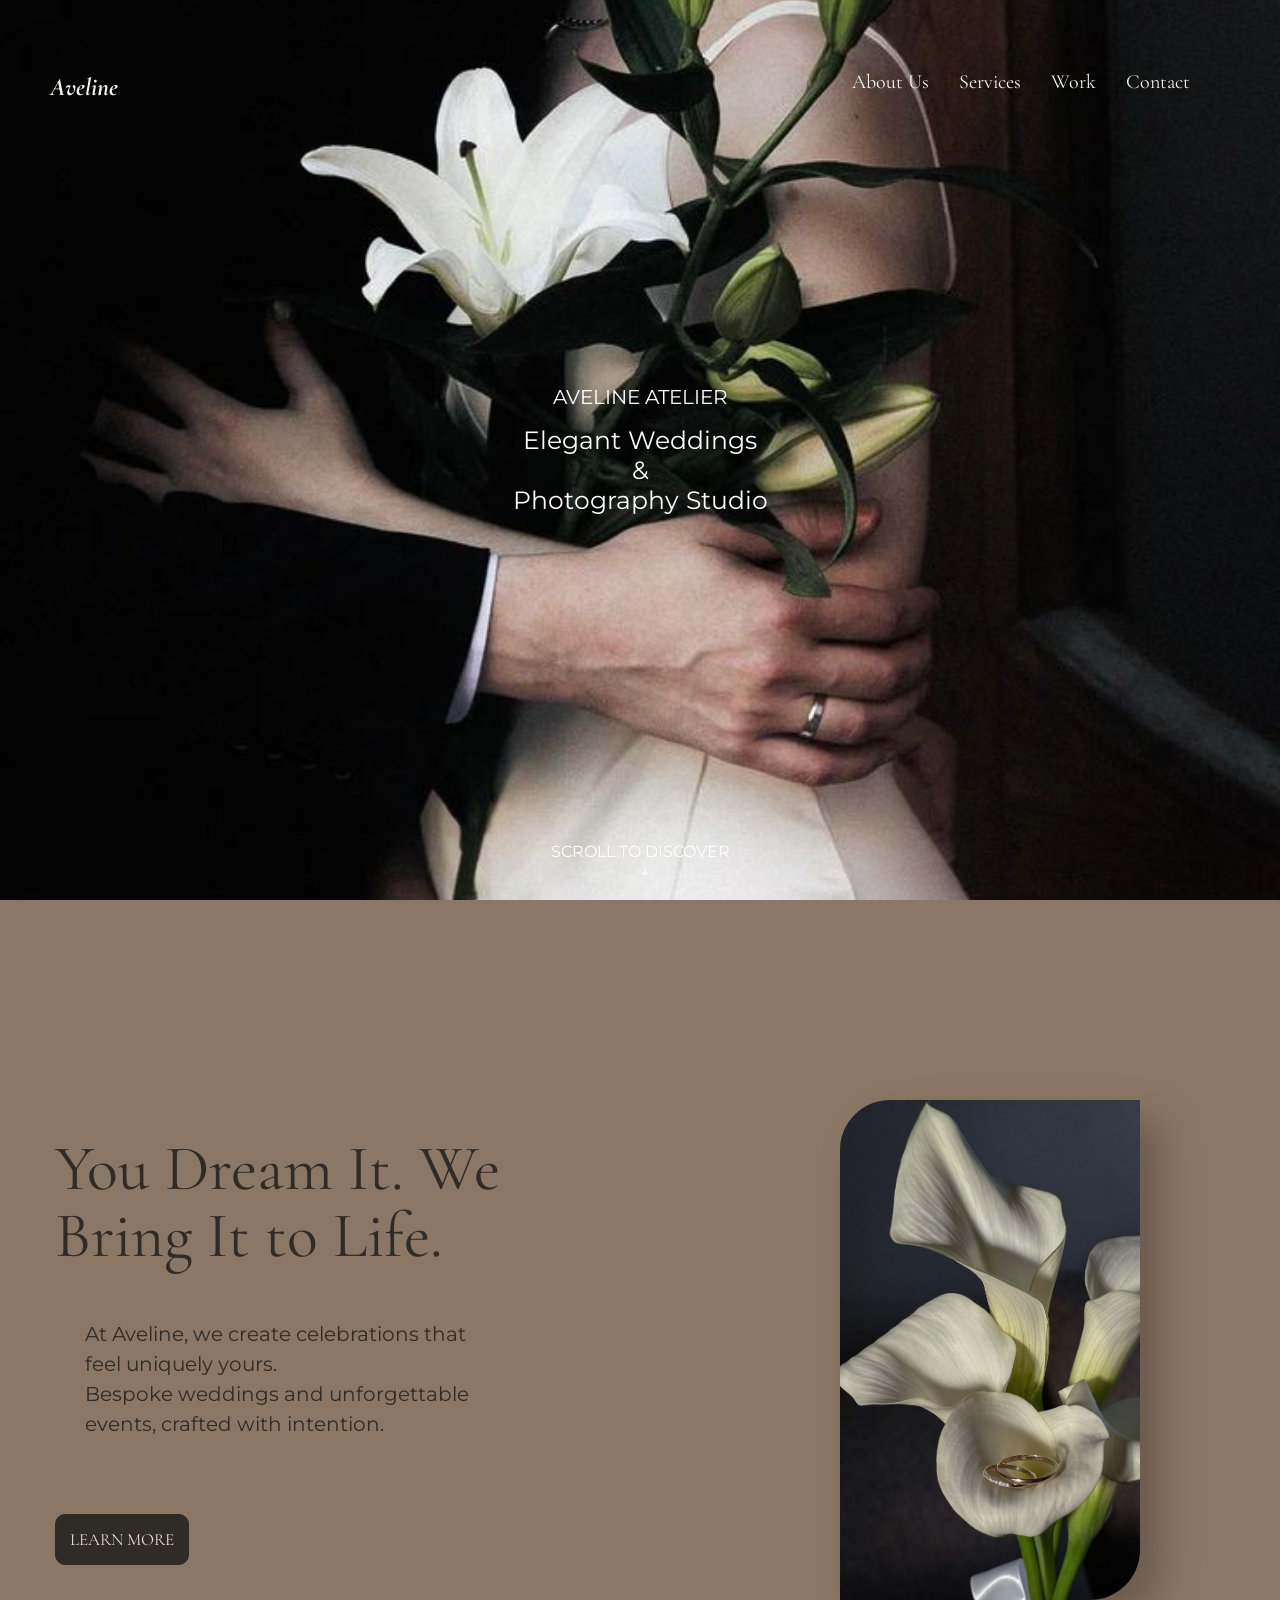
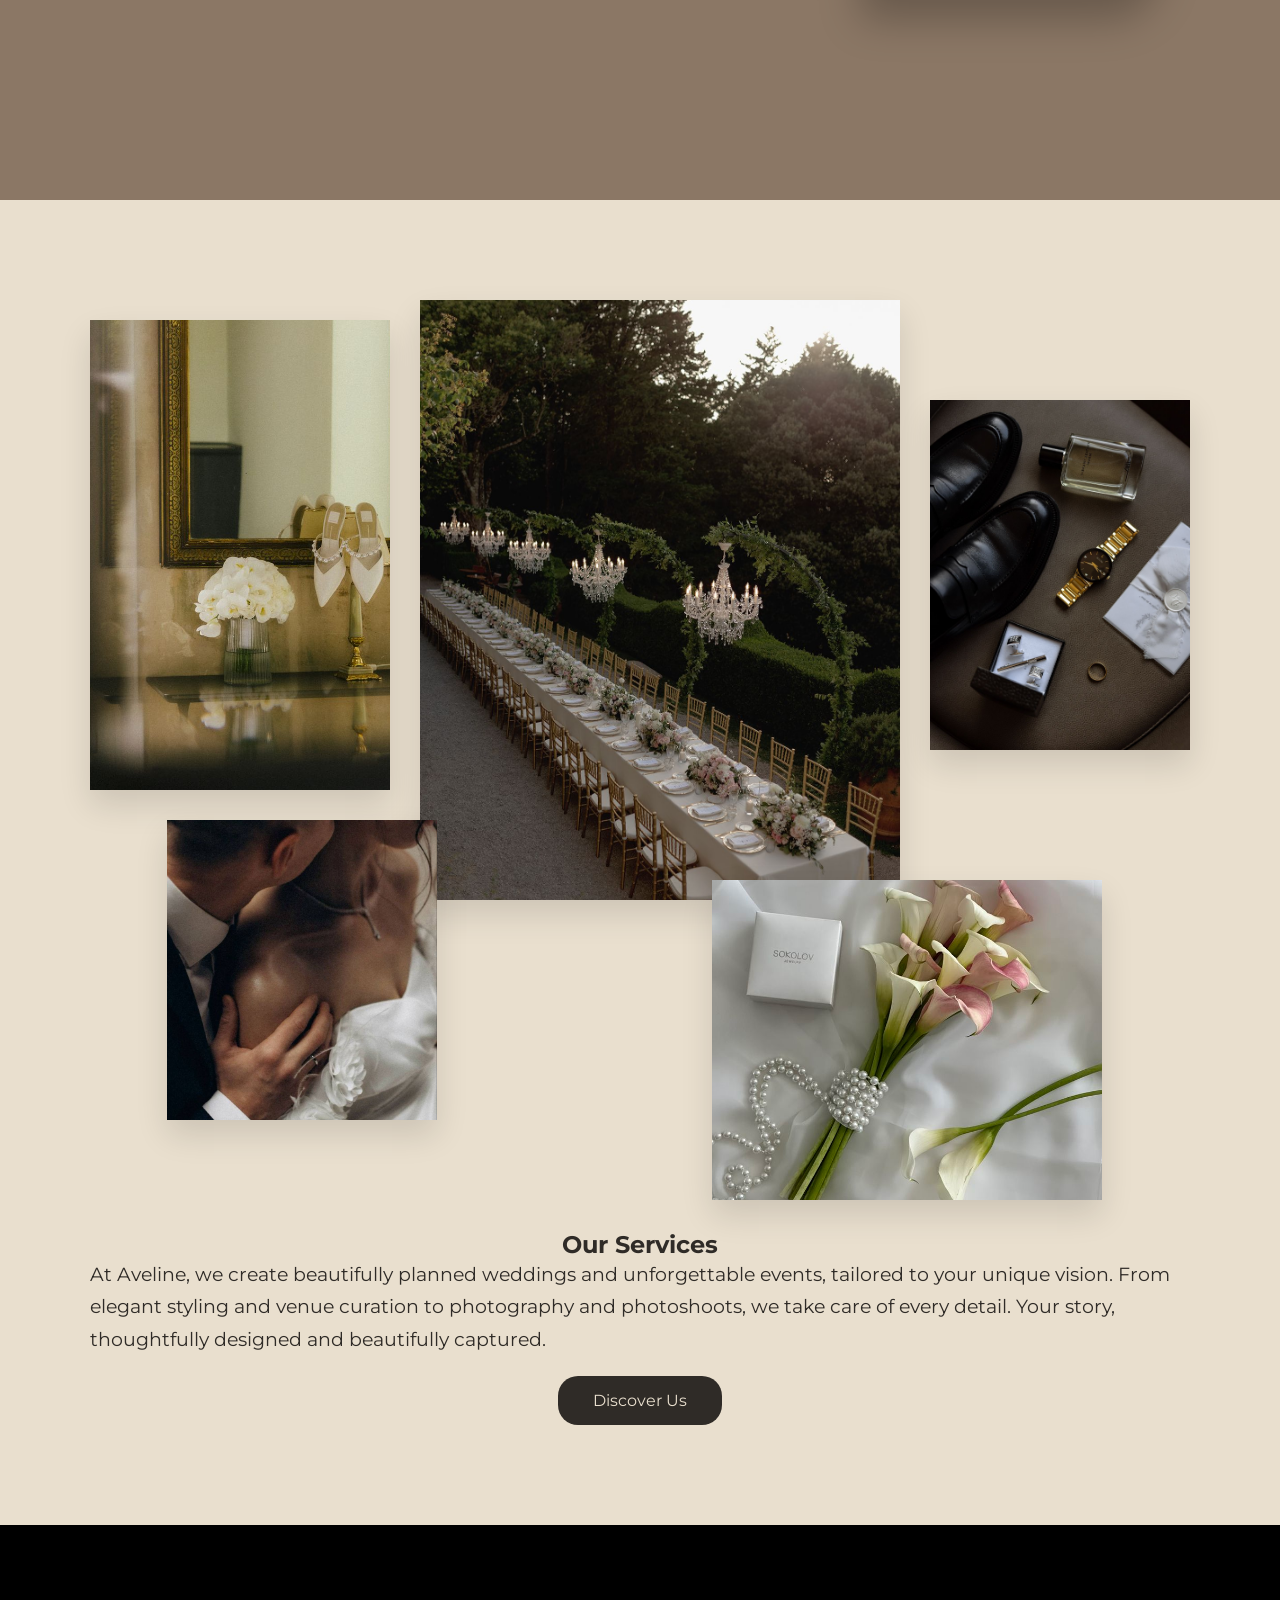
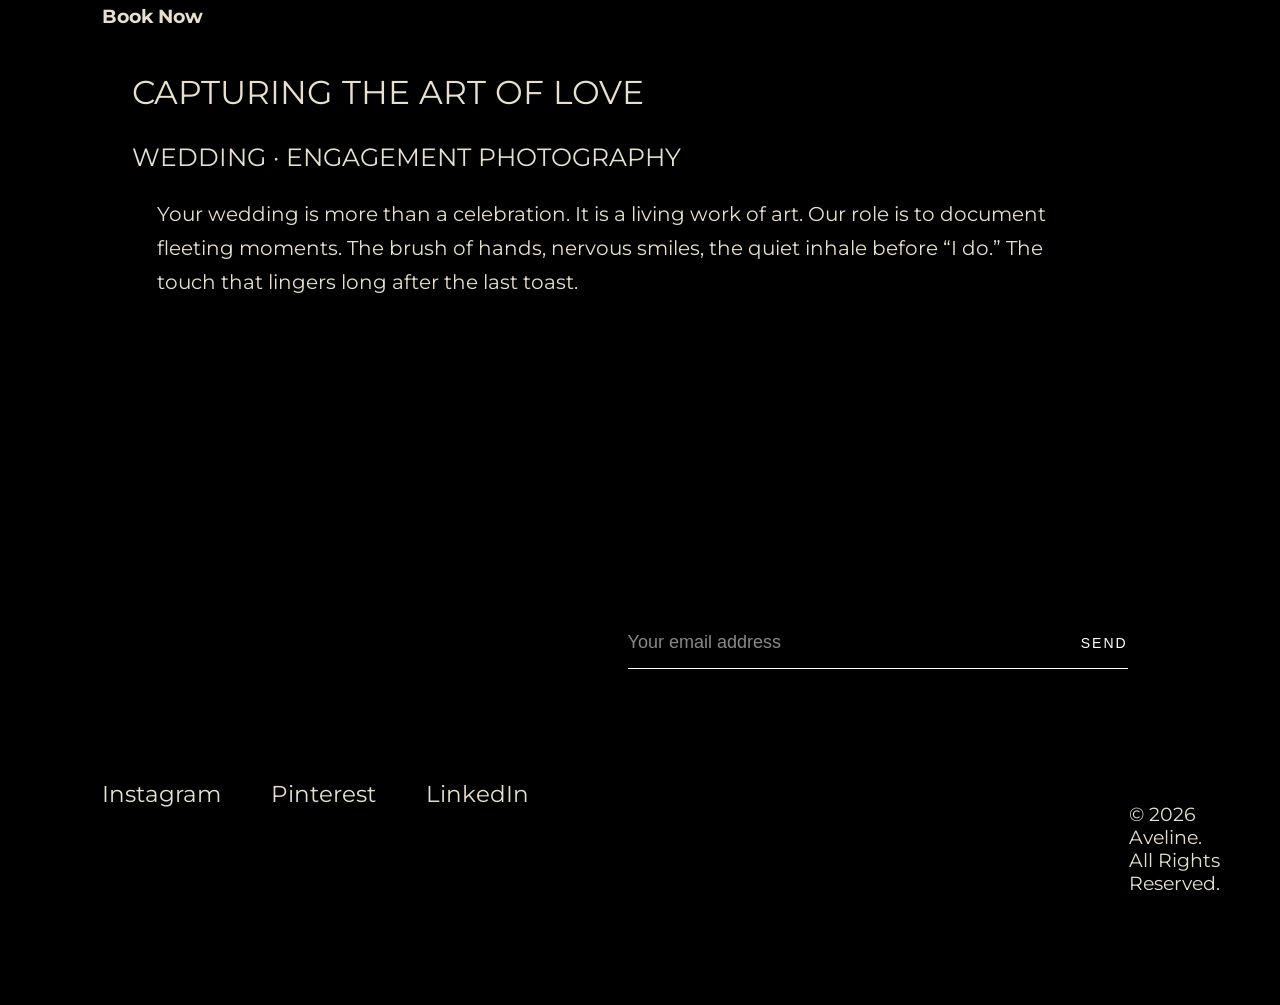
<file: Aveline/Aveline/index.html>
<!DOCTYPE html>
<html lang="en">
<head>
    <meta charset="UTF-8">
    <meta name="viewport" content="width=device-width, initial-scale=1.0">
    <meta name="description" content="Aveline Atelier — Elegant weddings and photography studio. Bespoke celebrations crafted with intention.">
    <meta name="keywords" content="wedding planner, wedding photography, event design, Aveline">
    <meta name="author" content="Aveline Atelier">

    <title>Aveline Atelier | Elegant Weddings & Photography</title>

    <!-- Google Fonts -->
    <link rel="preconnect" href="https://fonts.googleapis.com">
    <link rel="preconnect" href="https://fonts.gstatic.com" crossorigin>
    <link href="https://fonts.googleapis.com/css2?family=Allura&family=Cormorant+Garamond:ital,wght@0,400;0,500;0,600;1,400&family=Montserrat:wght@300;400;500;600&display=swap" rel="stylesheet">

    <link rel="stylesheet" href="css/style.css">
</head>
<body>

    <!-- HERO -->
    <section class="hero" aria-label="Hero">
        <header class="aveline">
            <a href="index.html" class="logo-link">Aveline</a>

            <nav aria-label="Main navigation">
                <div class="nav-bar">
                    <a href="about.html">About Us</a>
                    <a href="services.html">Services</a>
                    <a href="ourwork.html">Work</a>
                    <a href="contact.html">Contact</a>
                </div>
            </nav>

            <div class="logo">
                <div class="brand">AVELINE ATELIER</div>
                <p>
                    Elegant Weddings <br>
                    &amp; <br>
                    Photography Studio
                </p>
            </div>

            <div class="discover">
                <span>SCROLL TO DISCOVER</span>
                <span class="arrow" aria-hidden="true">↓</span>
            </div>
        </header>
    </section>

    <!-- INTRO / SERVICES TEASER -->
    <section class="services" aria-labelledby="intro-heading">
        <div class="contents">
            <h1 id="intro-heading" class="memo">
                You Dream It. We Bring It to Life.
            </h1>

            <div class="about-brand">
                <p>
                    At Aveline, we create celebrations that feel
                    uniquely yours.<br>
                    Bespoke weddings and unforgettable events,
                    crafted with intention.
                </p>
            </div>

            <a href="ourwork.html" class="services-btn">LEARN MORE</a>
        </div>

        <div class="service-image">
            <img src="images/pic2.jpg" alt="Elegant wedding floral arrangement">
        </div>
    </section>

    <!-- OUR WORK PREVIEW -->
    <section class="our-work" aria-labelledby="work-heading">
        <div class="services-gallery">
            <div class="gallery-item item-one">
                <img src="images/wedding-1.jpg" alt="Wedding floral details">
            </div>
            <div class="gallery-item item-two">
                <img src="images/wedding-2.jpg" alt="Wedding table design">
            </div>
            <div class="gallery-item item-three">
                <img src="images/wedding-3.jpg" alt="Wedding ceremony flowers">
            </div>
            <div class="gallery-item item-four">
                <img src="images/wedding-4.jpg" alt="Wedding detail shot">
            </div>
            <div class="gallery-item item-five">
                <img src="images/wedding-5.jpg" alt="Wedding reception detail">
            </div>
        </div>

        <div class="work">
            <h2 id="work-heading">Our Services</h2>
        </div>

        <div class="works-details">
            <p>
                At Aveline, we create beautifully planned weddings
                and unforgettable events, tailored to your unique
                vision. From elegant styling and venue curation to
                photography and photoshoots, we take care of every
                detail. Your story, thoughtfully designed and
                beautifully captured.
            </p>
        </div>

        <div class="service-btn">
            <a href="services.html" class="discover-btn">Discover Us</a>
        </div>
    </section>

    <!-- CONTACT / BOOK NOW -->
    <section class="contact-us" aria-labelledby="book-heading">
        <div class="book-now">
            <h3 id="book-heading">Book Now</h3>
        </div>

        <div class="contact-top">
            <span>CAPTURING THE ART OF LOVE</span>

            <div class="contacttop-p">
                <p>WEDDING · ENGAGEMENT PHOTOGRAPHY</p>
            </div>

            <div class="contact-paragraph">
                <p>
                    Your wedding is more than a celebration.
                    It is a living work of art. Our role is to
                    document fleeting moments. The brush of hands,
                    nervous smiles, the quiet inhale before
                    “I do.” The touch that lingers long after
                    the last toast.
                </p>
            </div>
        </div>

        <div class="contact-bottom">
            <form class="email-box" action="#" method="post">
                <label for="email-home" class="visually-hidden">Your email address</label>
                <input
                    type="email"
                    id="email-home"
                    name="email"
                    placeholder="Your email address"
                    required
                    autocomplete="email"
                >
                <button type="submit">SEND</button>
            </form>
        </div>

        <div class="social-links">
            <a href="#" target="_blank" rel="noopener noreferrer">Instagram</a>
            <a href="#" target="_blank" rel="noopener noreferrer">Pinterest</a>
            <a href="#" target="_blank" rel="noopener noreferrer">LinkedIn</a>

            <p class="copyright">
                © 2026 Aveline.<br>
                All Rights Reserved.
            </p>
        </div>
    </section>

</body>
</html>
</file>
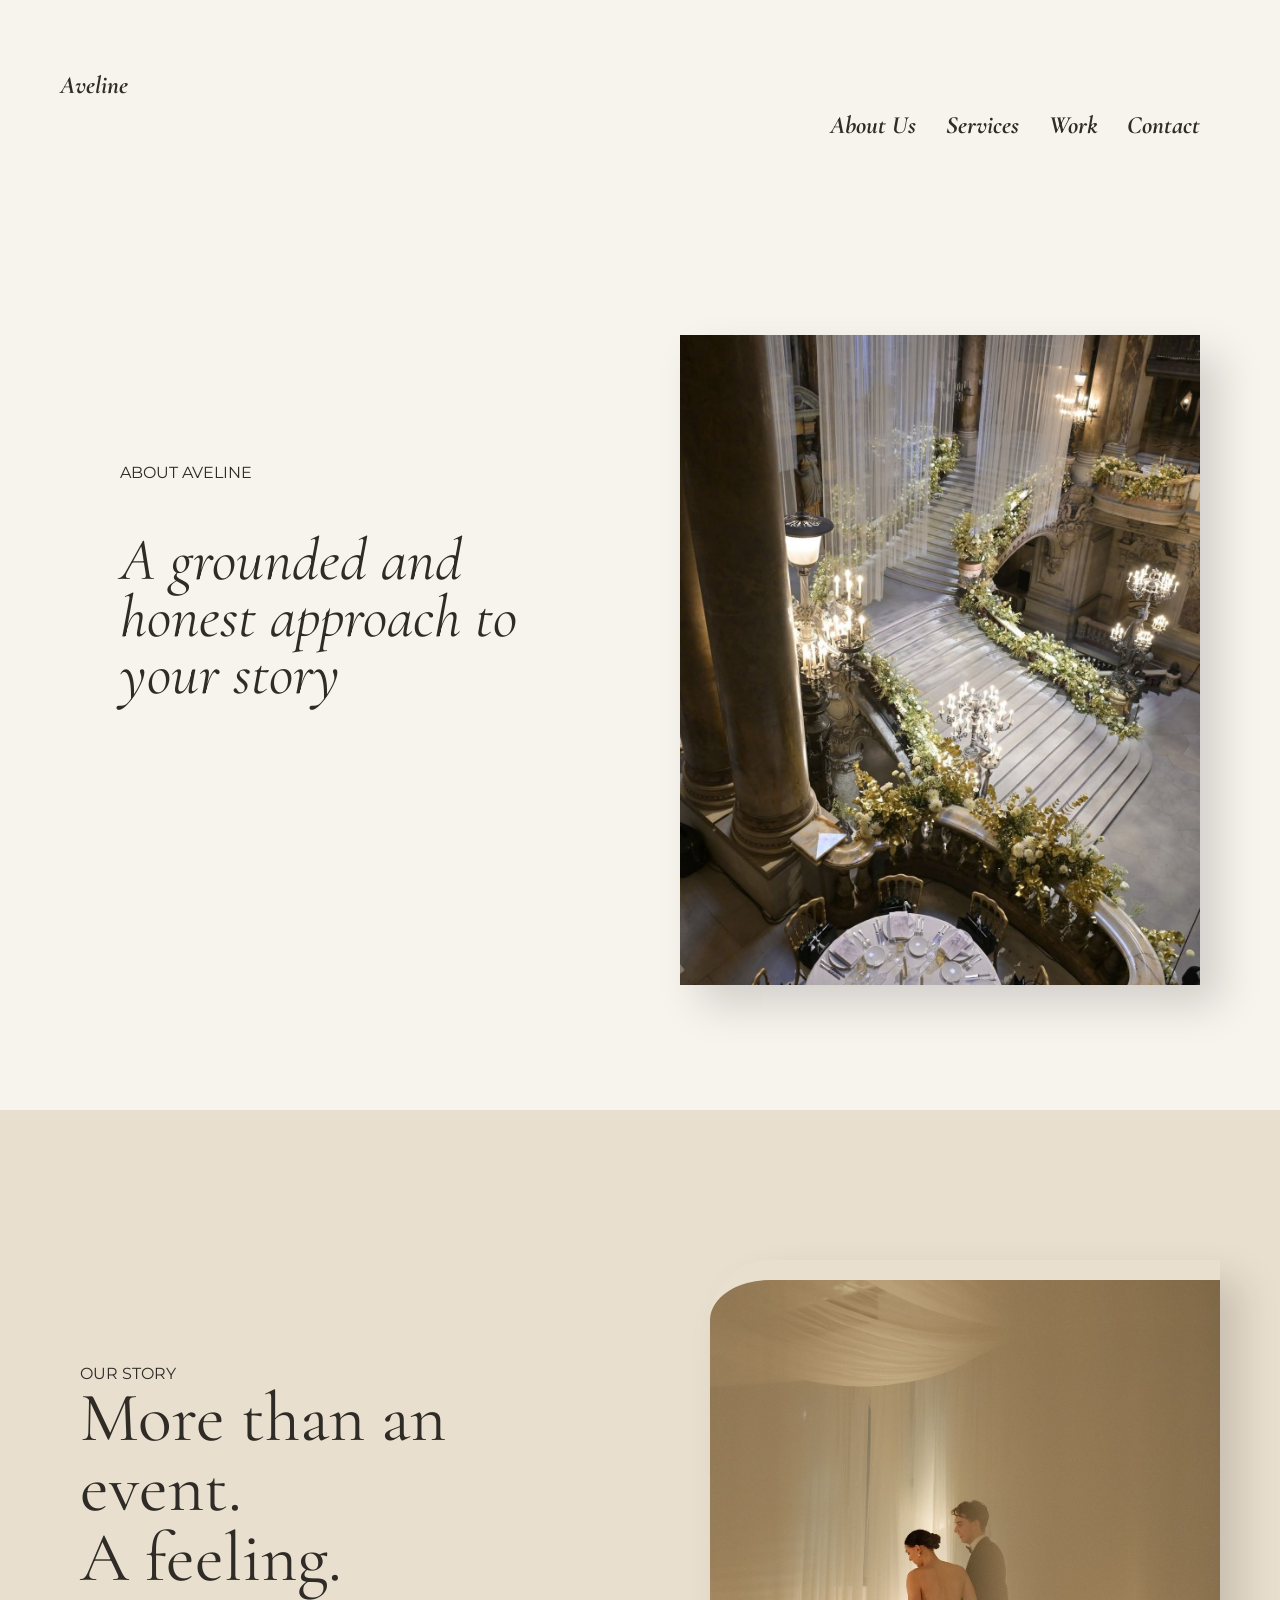
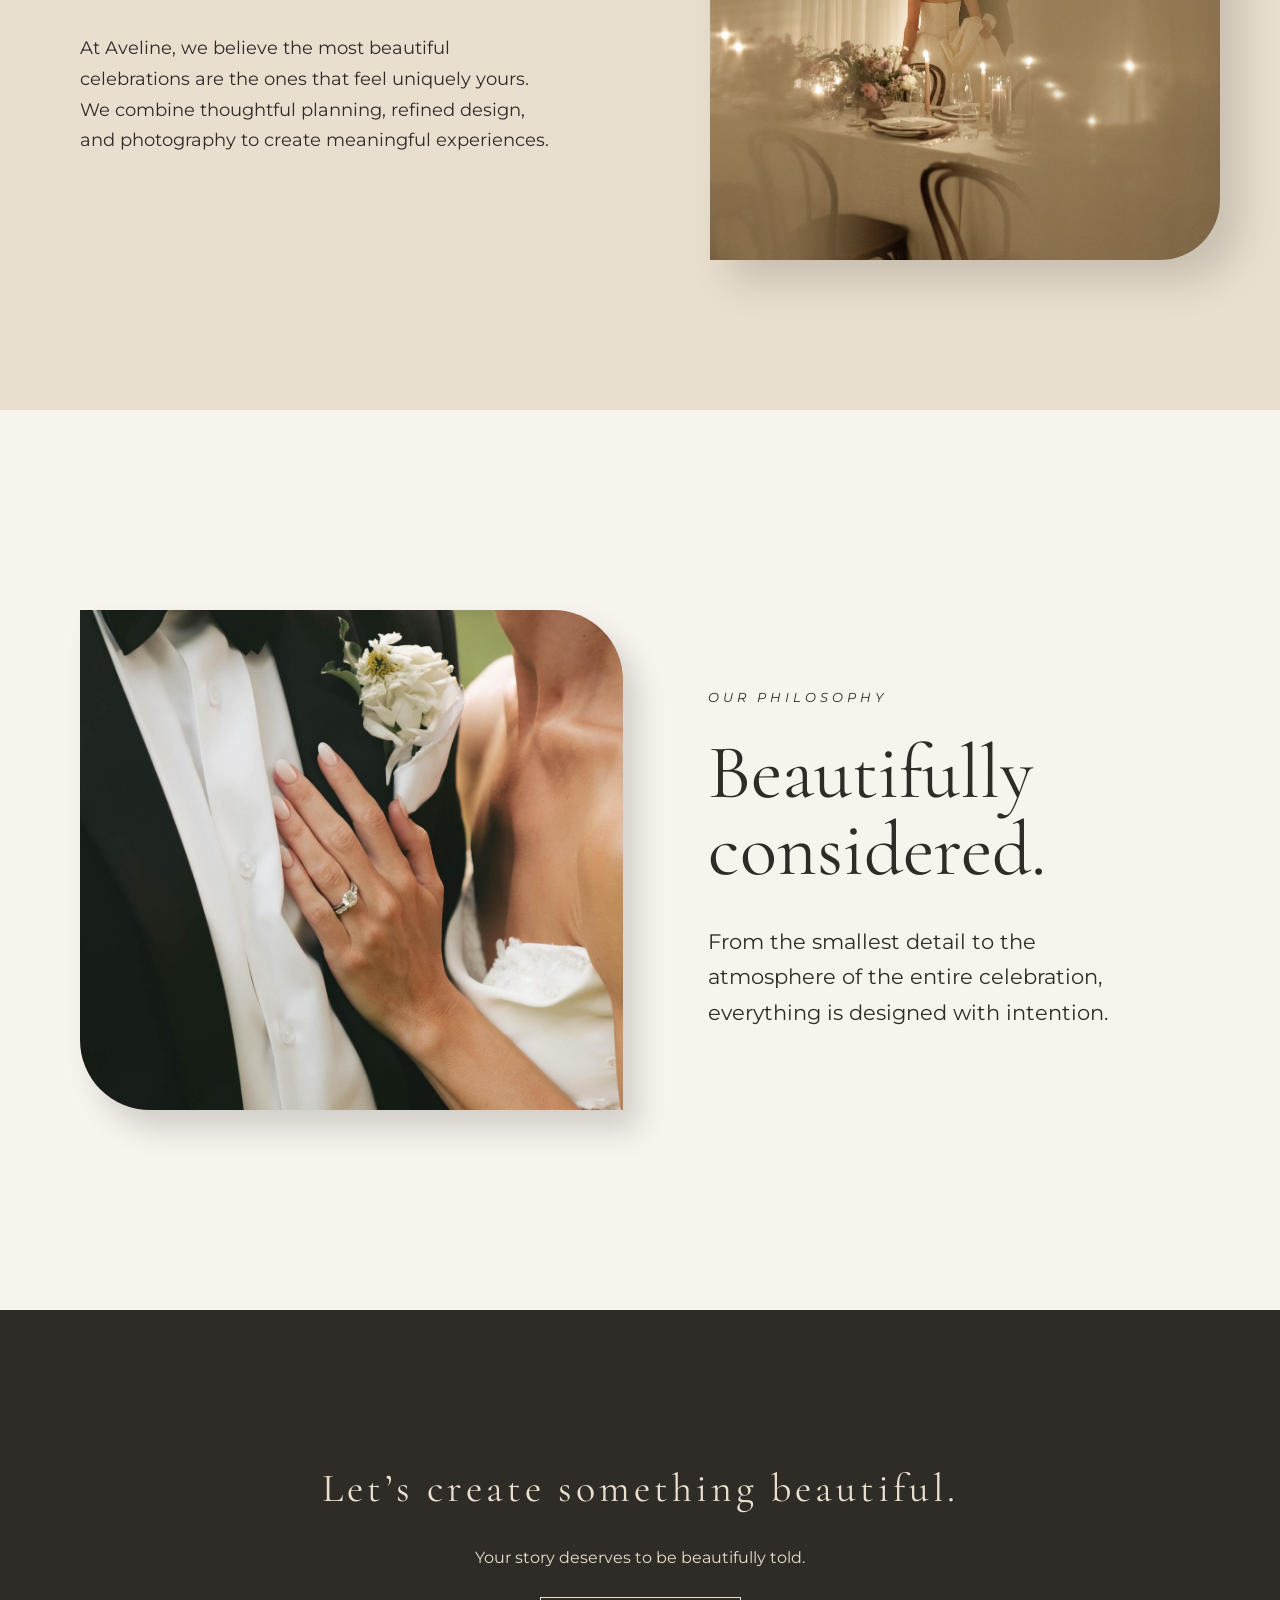
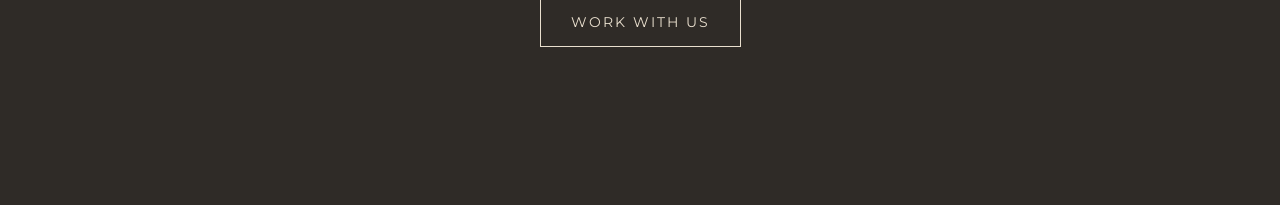
<file: Aveline/Aveline/about.html>
<!DOCTYPE html>
<html lang="en">
<head>
    <meta charset="UTF-8">
    <meta name="viewport" content="width=device-width, initial-scale=1.0">
    <meta name="description" content="About Aveline Atelier — Our story, philosophy, and approach to creating meaningful weddings and celebrations.">
    <meta name="author" content="Aveline Atelier">

    <title>About Us | Aveline Atelier</title>

    <link rel="preconnect" href="https://fonts.googleapis.com">
    <link rel="preconnect" href="https://fonts.gstatic.com" crossorigin>
    <link href="https://fonts.googleapis.com/css2?family=Allura&family=Cormorant+Garamond:ital,wght@0,400;0,500;0,600;1,400&family=Montserrat:wght@300;400;500;600&display=swap" rel="stylesheet">

    <link rel="stylesheet" href="css/style.css">
</head>
<body>

    <header class="aveline-about">
        <a href="index.html">Aveline</a>

        <nav aria-label="Main navigation">
            <div class="nav-bar">
                <a href="about.html" aria-current="page">About Us</a>
                <a href="services.html">Services</a>
                <a href="ourwork.html">Work</a>
                <a href="contact.html">Contact</a>
            </div>
        </nav>
    </header>

    <main>
        <!-- HERO -->
        <section class="about-hero" aria-labelledby="about-hero-heading">
            <div class="about-hero-text">
                <p>ABOUT AVELINE</p>
                <h1 id="about-hero-heading">
                    A grounded and honest approach to your story
                </h1>
            </div>

            <div class="about-hero-image">
                <img
                    src="images/about-hero.jpg"
                    alt="Elegant wedding celebration"
                >
            </div>
        </section>

        <!-- OUR STORY -->
        <section class="our-story" aria-labelledby="story-heading">
            <div class="story-text">
                <p>OUR STORY</p>

                <h2 id="story-heading">
                    More than an event.<br>
                    A feeling.
                </h2>

                <p class="story-description">
                    At Aveline, we believe the most beautiful
                    celebrations are the ones that feel uniquely yours.
                    We combine thoughtful planning, refined design,
                    and photography to create meaningful experiences.
                </p>
            </div>

            <div class="story-image">
                <img
                    src="images/about-story2.jpg"
                    alt="Intimate wedding moment"
                >
            </div>
        </section>

        <!-- PHILOSOPHY -->
        <section class="philosophy-images" aria-labelledby="philosophy-heading">
            <div class="philosophy-image">
                <img
                    src="images/bg-4.jpg"
                    alt="Wedding table details"
                >
            </div>

            <div class="philosophy-text">
                <p>OUR PHILOSOPHY</p>

                <h2 id="philosophy-heading">
                    Beautifully considered.
                </h2>

                <p class="philosophy-description">
                    From the smallest detail to the atmosphere of the
                    entire celebration, everything is designed with
                    intention.
                </p>
            </div>
        </section>

        <!-- CTA -->
        <section class="about-cta" aria-labelledby="cta-heading">
            <p class="cta-label">
                Let’s create something beautiful.
            </p>

            <p class="cta-p" id="cta-heading">
                Your story deserves
                to be beautifully told.
            </p>

            <a href="contact.html" class="cta-btn">WORK WITH US</a>
        </section>
    </main>

</body>
</html>
</file>
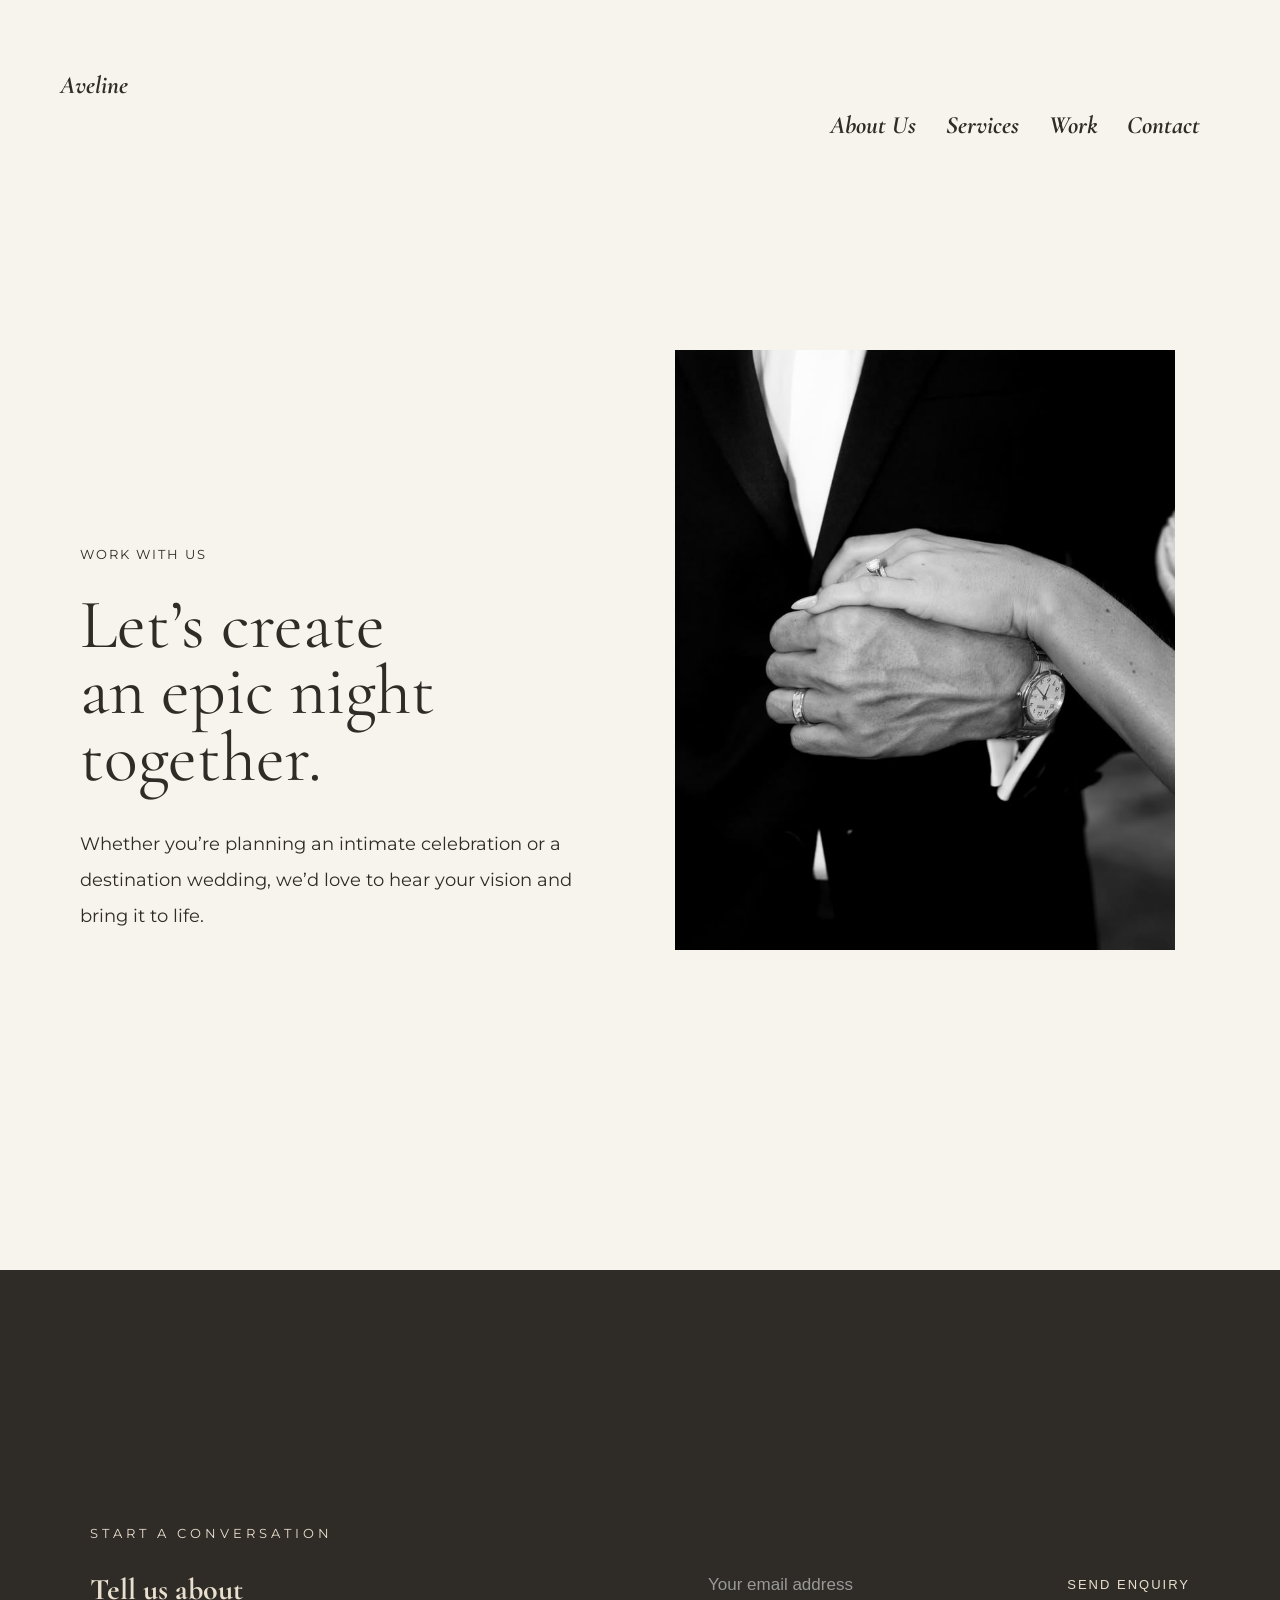
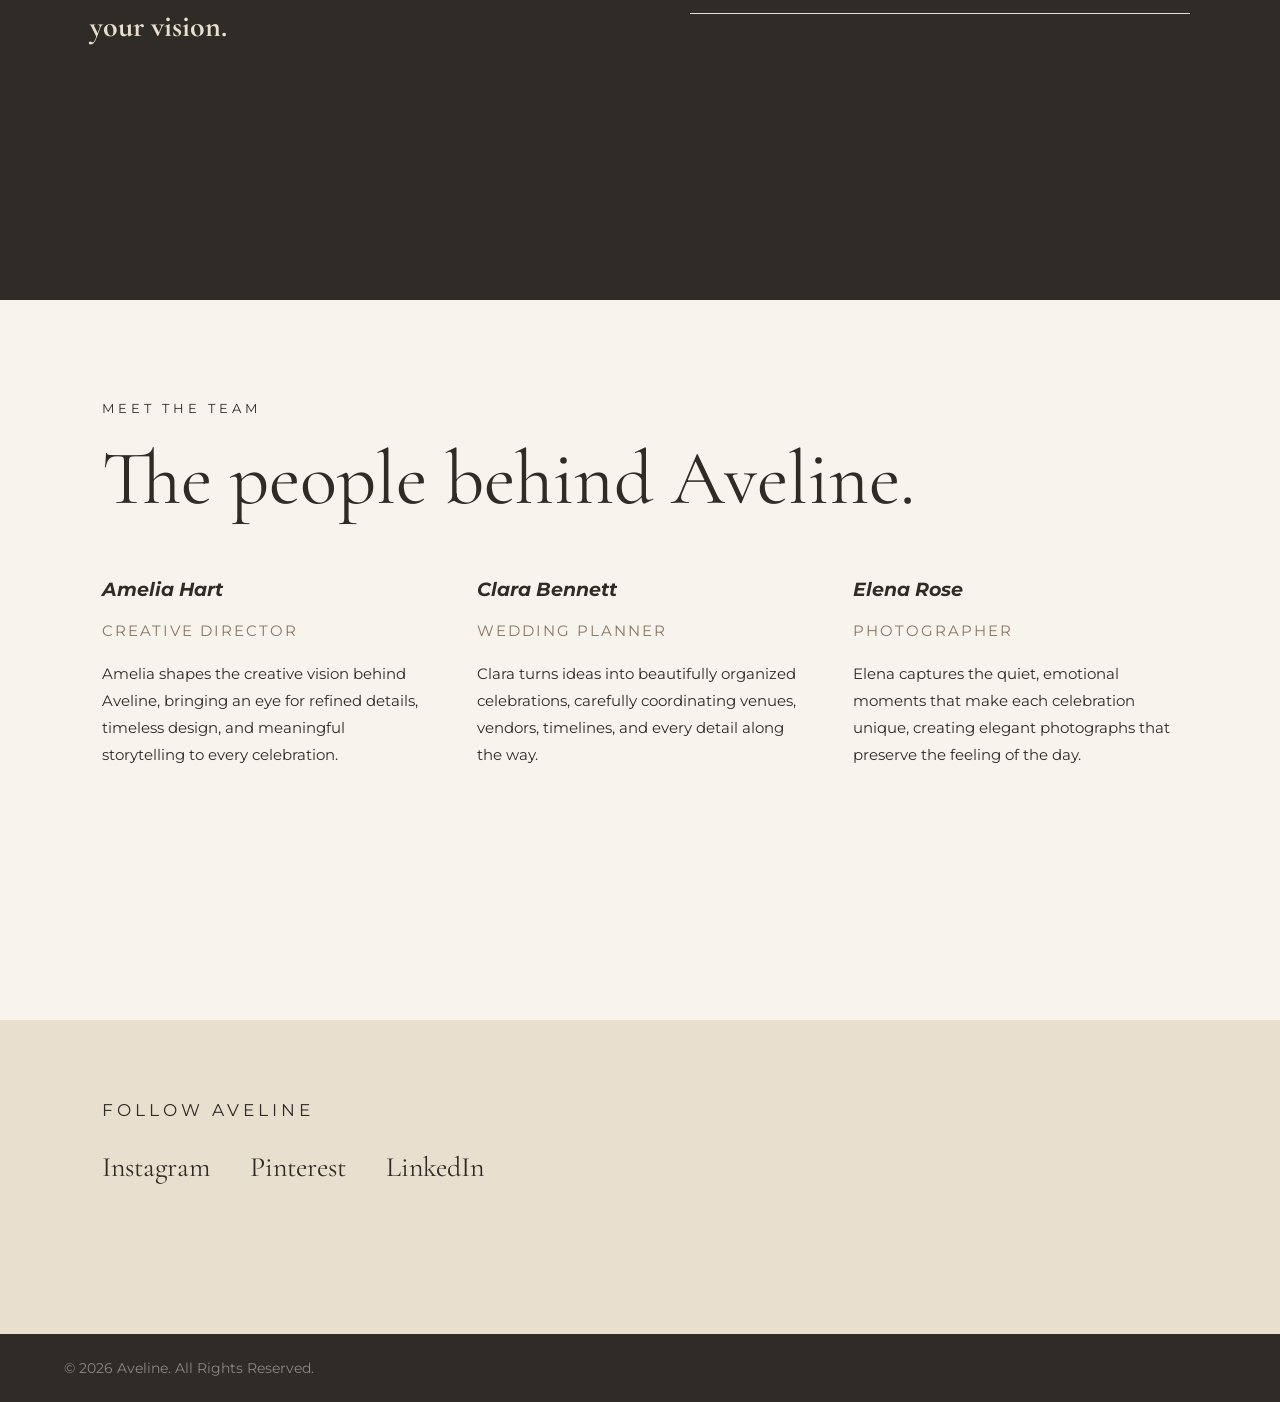
<file: Aveline/Aveline/contact.html>
<!DOCTYPE html>
<html lang="en">
<head>
    <meta charset="UTF-8">
    <meta name="viewport" content="width=device-width, initial-scale=1.0">
    <meta name="description" content="Contact Aveline Atelier — Start a conversation about your wedding or celebration. Meet the team behind the studio.">
    <meta name="author" content="Aveline Atelier">

    <title>Contact | Aveline Atelier</title>

    <link rel="preconnect" href="https://fonts.googleapis.com">
    <link rel="preconnect" href="https://fonts.gstatic.com" crossorigin>
    <link href="https://fonts.googleapis.com/css2?family=Allura&family=Cormorant+Garamond:ital,wght@0,400;0,500;0,600;1,400&family=Montserrat:wght@300;400;500;600&display=swap" rel="stylesheet">

    <link rel="stylesheet" href="css/style.css">
</head>
<body>

    <header class="aveline-contact">
        <a href="index.html">Aveline</a>

        <nav aria-label="Main navigation">
            <div class="nav-bar">
                <a href="about.html">About Us</a>
                <a href="services.html">Services</a>
                <a href="ourwork.html">Work</a>
                <a href="contact.html" aria-current="page">Contact</a>
            </div>
        </nav>
    </header>

    <main class="contact-page">
        <!-- HERO -->
        <section class="contact-hero" aria-labelledby="contact-heading">
            <div class="contact-hero-text">
                <p class="contact-label">WORK WITH US</p>

                <h1 id="contact-heading">
                    Let’s create<br>
                    an epic night together.
                </h1>

                <p class="contact-intro">
                    Whether you’re planning an intimate celebration
                    or a destination wedding, we’d love to hear your
                    vision and bring it to life.
                </p>
            </div>

            <div class="contact-img">
                <div class="contact-image1">
                    <img
                        src="images/contact-image1.jpg"
                        alt="Elegant wedding celebration"
                    >
                </div>
            </div>
        </section>

        <!-- ENQUIRY -->
        <section class="contact-enquiry" aria-labelledby="enquiry-heading">
            <div class="enquiry-text">
                <p>START A CONVERSATION</p>
                <h2 id="enquiry-heading">
                    Tell us about<br>
                    your vision.
                </h2>
            </div>

            <form class="enquiry-form" action="#" method="post">
                <label for="email-contact" class="visually-hidden">Your email address</label>
                <input
                    type="email"
                    id="email-contact"
                    name="email"
                    placeholder="Your email address"
                    required
                    autocomplete="email"
                >
                <button type="submit">SEND ENQUIRY</button>
            </form>
        </section>

        <!-- TEAM -->
        <section class="team-section" aria-labelledby="team-heading">
            <div class="team-heading">
                <p>MEET THE TEAM</p>
                <h2 id="team-heading">The people behind Aveline.</h2>
            </div>

            <div class="team-grid">
                <article class="team-member">
                    <div class="team-info">
                        <h3>Amelia Hart</h3>
                        <p class="team-role">Creative Director</p>
                        <p class="team-bio">
                            Amelia shapes the creative vision behind Aveline,
                            bringing an eye for refined details, timeless design,
                            and meaningful storytelling to every celebration.
                        </p>
                    </div>
                </article>

                <article class="team-member">
                    <div class="team-info">
                        <h3>Clara Bennett</h3>
                        <p class="team-role">Wedding Planner</p>
                        <p class="team-bio">
                            Clara turns ideas into beautifully organized
                            celebrations, carefully coordinating venues,
                            vendors, timelines, and every detail along the way.
                        </p>
                    </div>
                </article>

                <article class="team-member">
                    <div class="team-info">
                        <h3>Elena Rose</h3>
                        <p class="team-role">Photographer</p>
                        <p class="team-bio">
                            Elena captures the quiet, emotional moments that
                            make each celebration unique, creating elegant
                            photographs that preserve the feeling of the day.
                        </p>
                    </div>
                </article>
            </div>
        </section>

        <!-- SOCIAL -->
        <section class="contact-social" aria-label="Social media">
            <p>FOLLOW AVELINE</p>

            <div class="social-links">
                <a href="#" target="_blank" rel="noopener noreferrer">Instagram</a>
                <a href="#" target="_blank" rel="noopener noreferrer">Pinterest</a>
                <a href="#" target="_blank" rel="noopener noreferrer">LinkedIn</a>
            </div>
        </section>

        <!-- FOOTER -->
        <footer class="contact-footer">
            <p>© 2026 Aveline. All Rights Reserved.</p>
        </footer>
    </main>

</body>
</html>
</file>
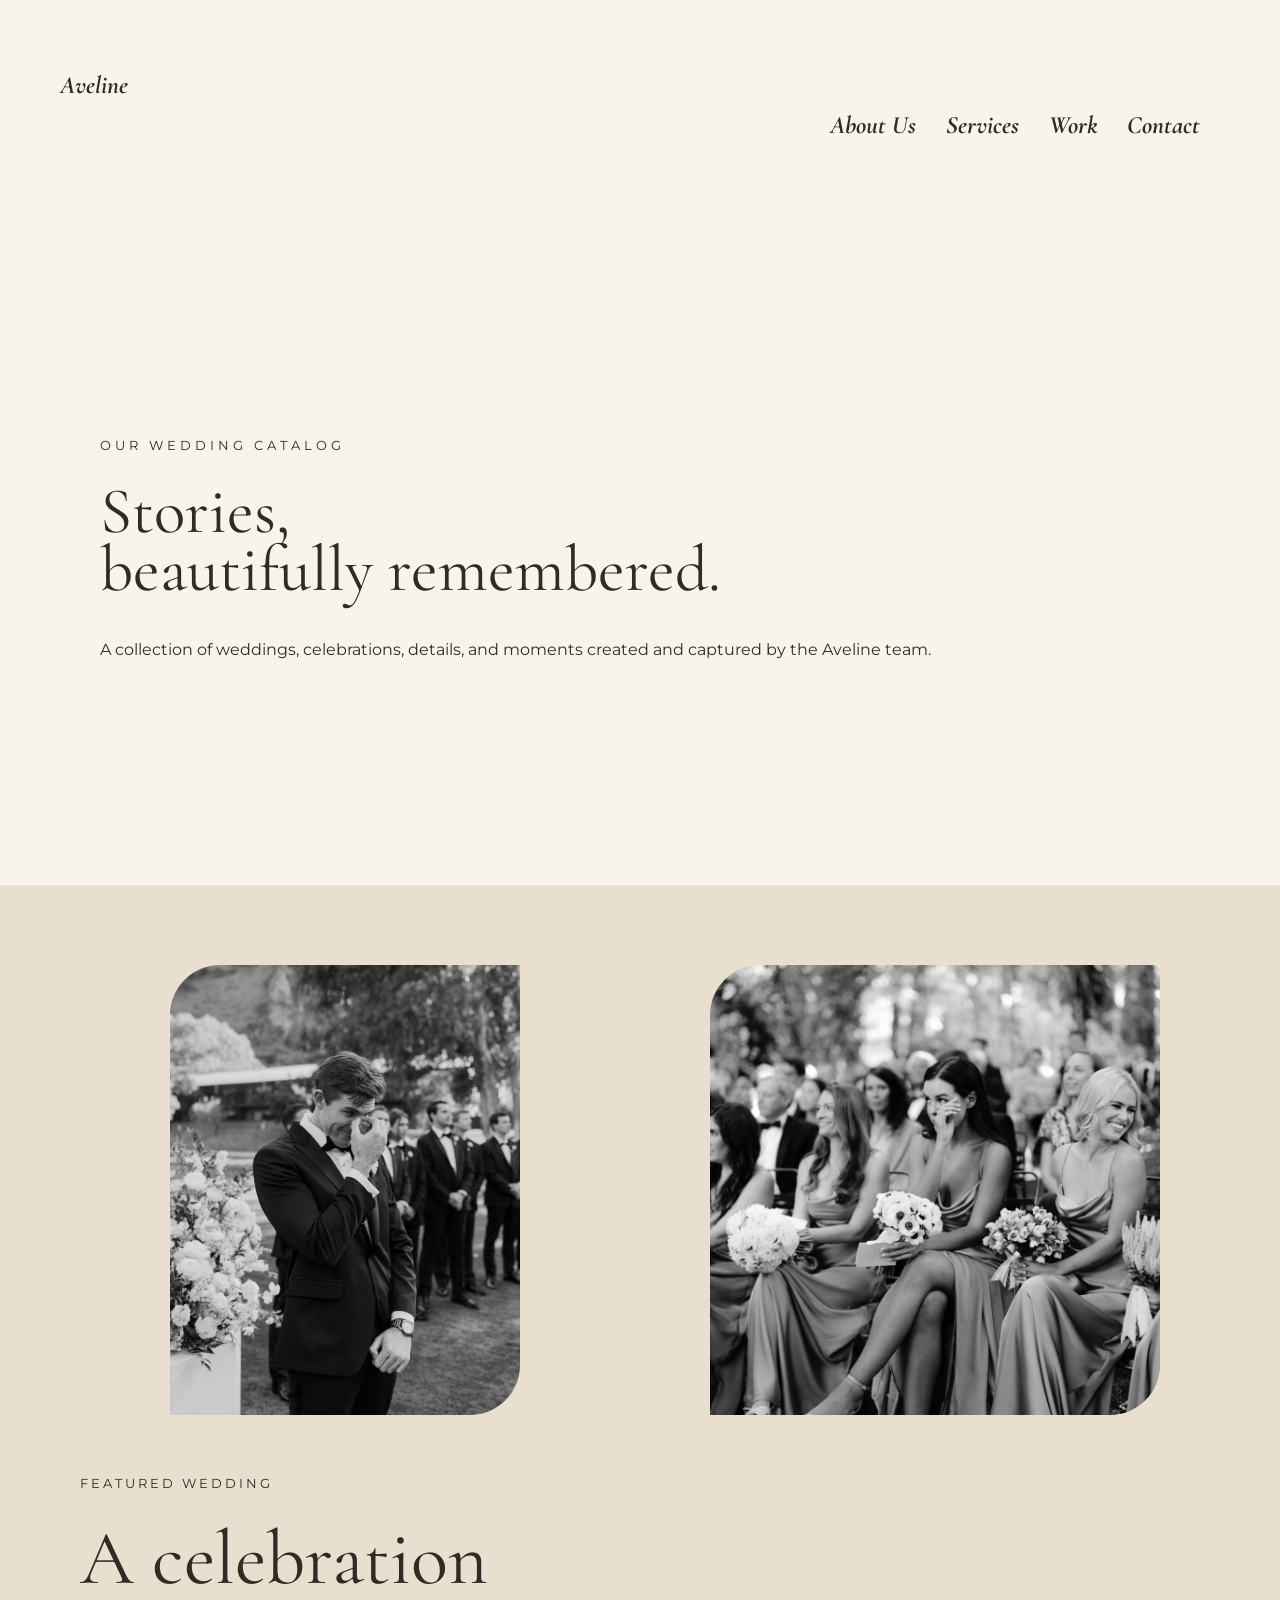
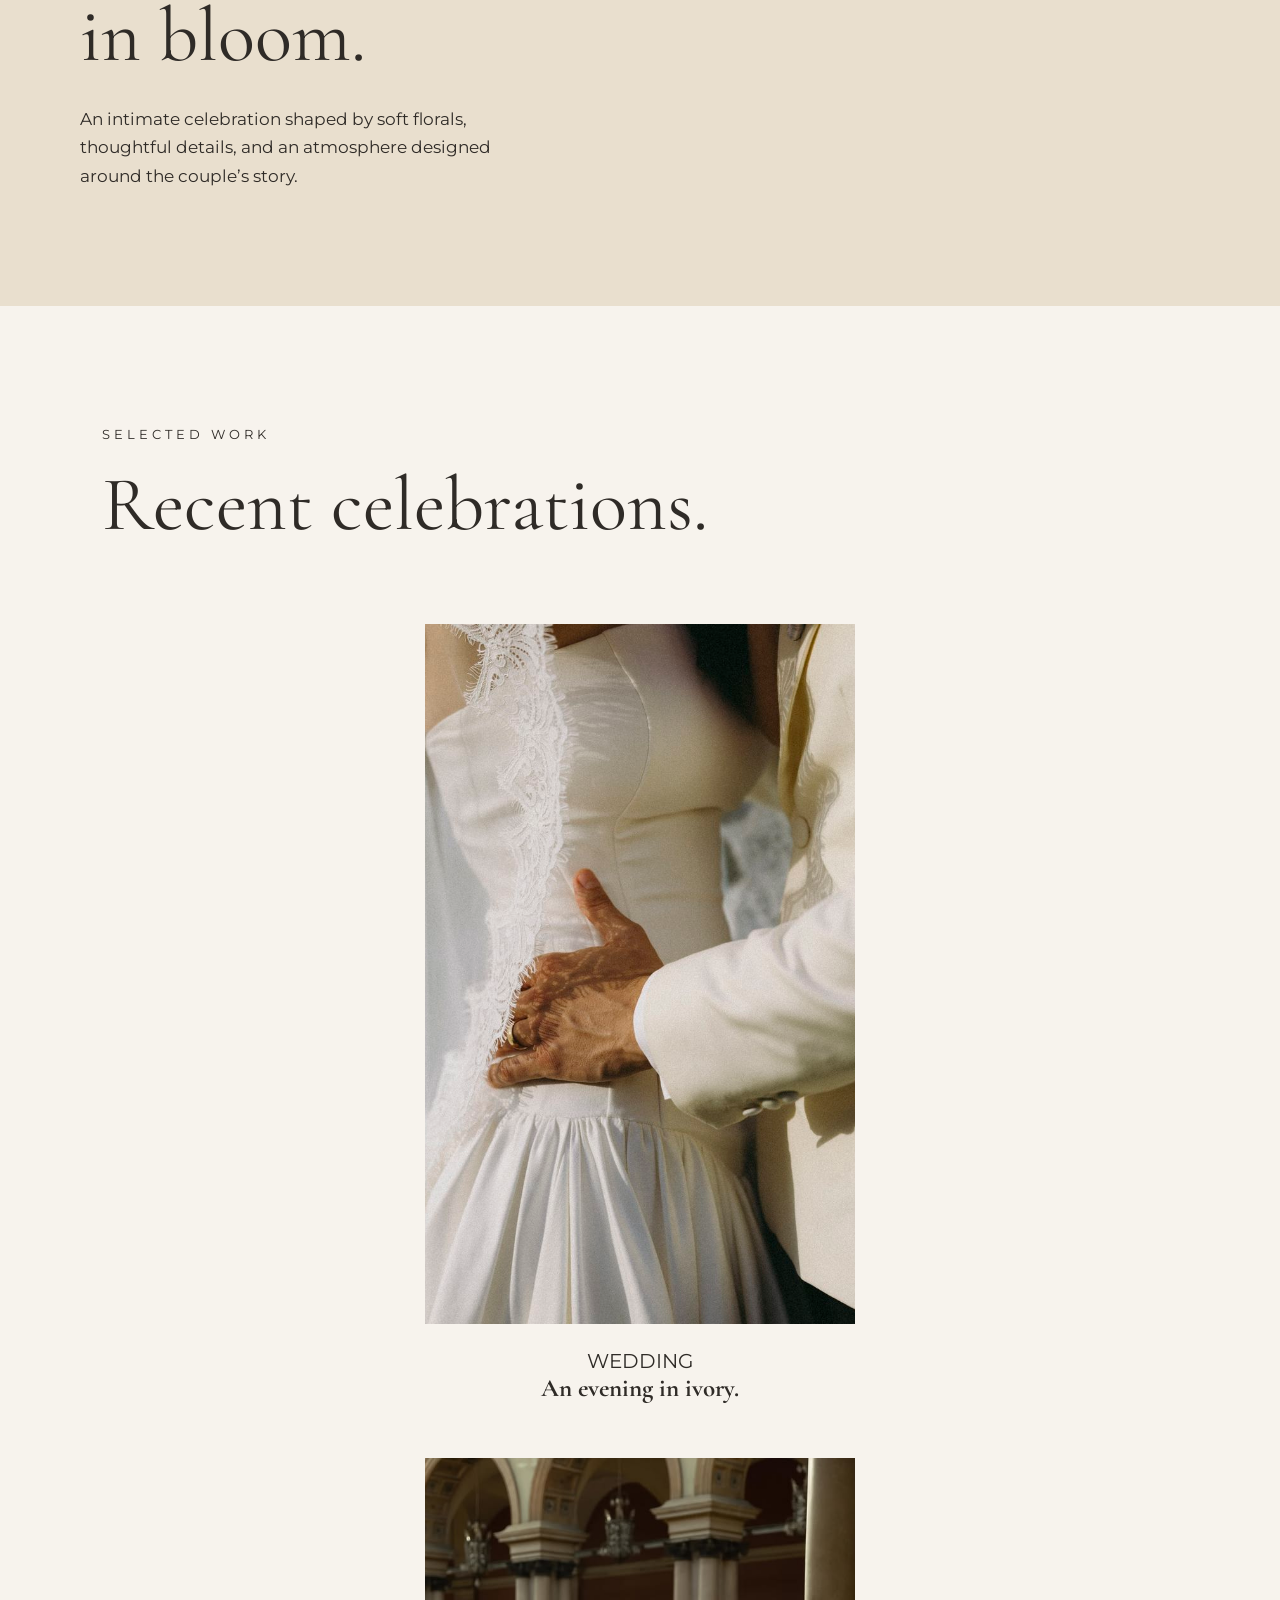
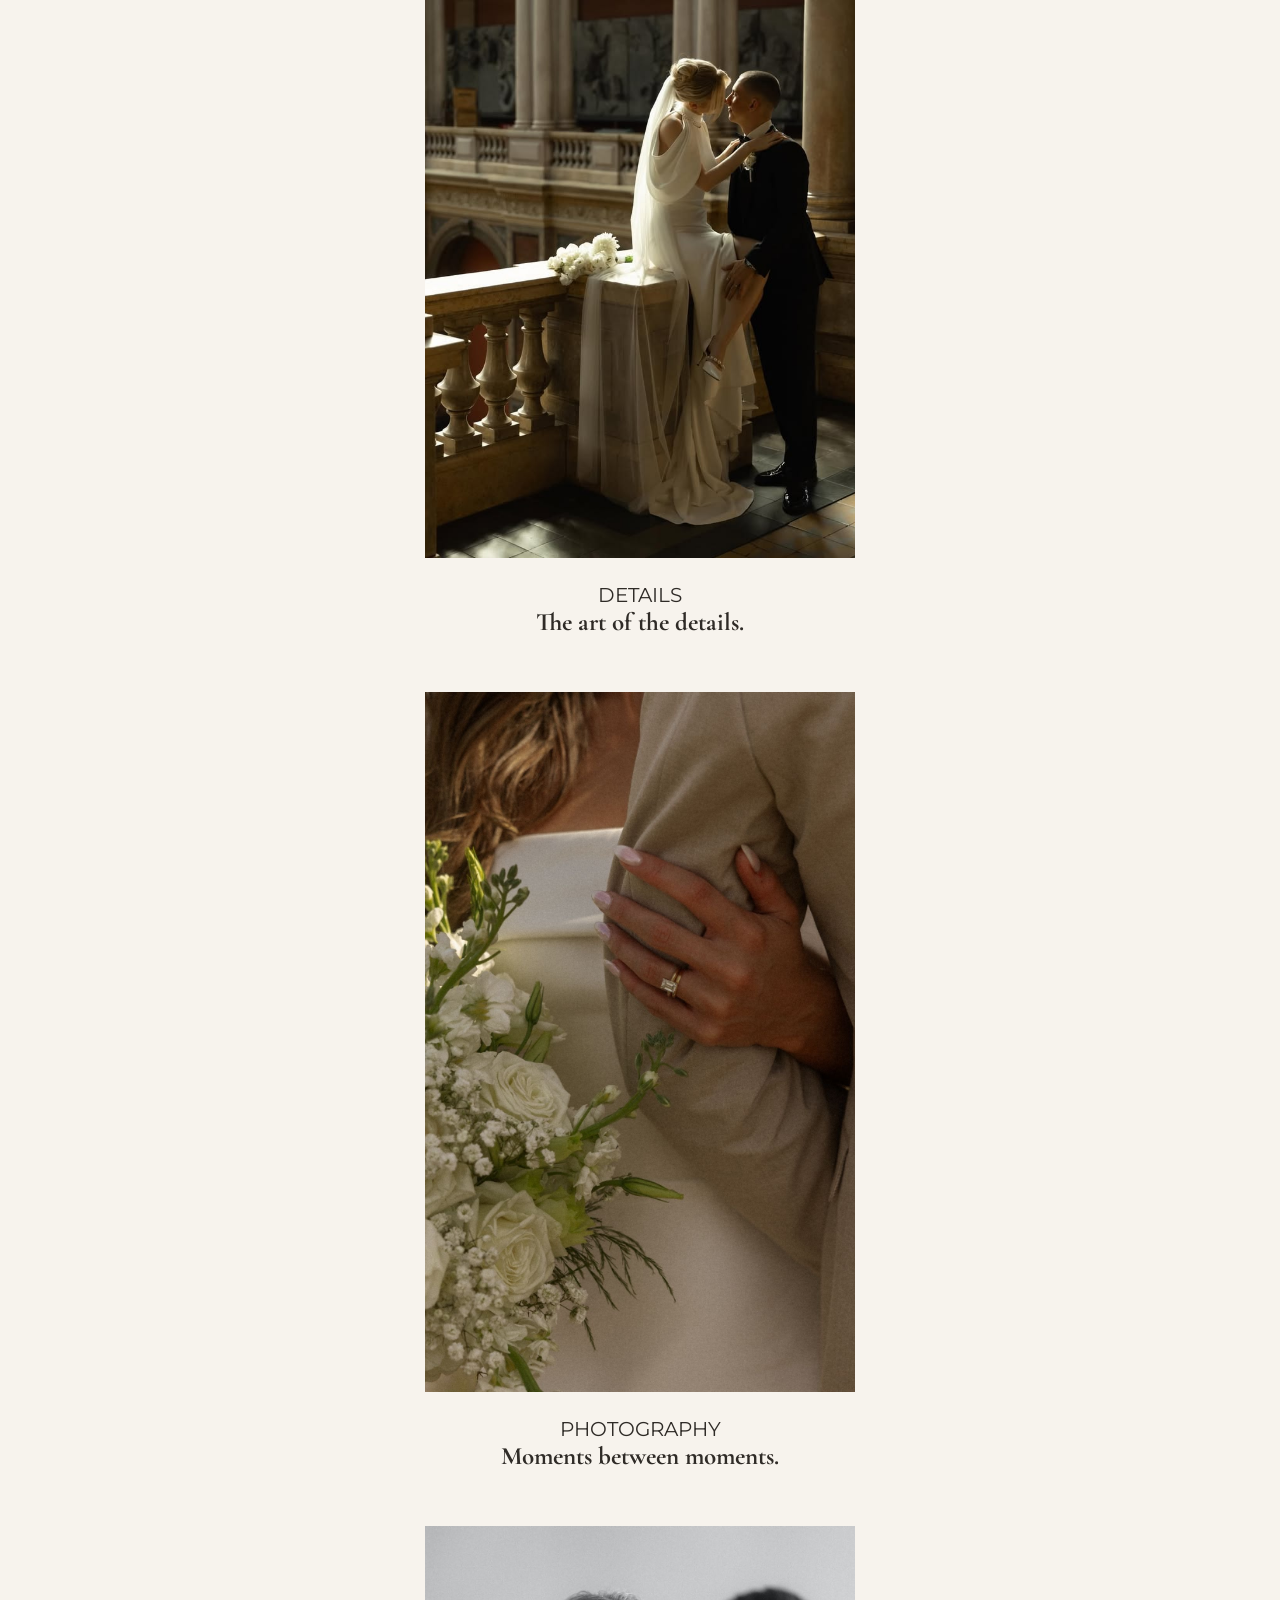
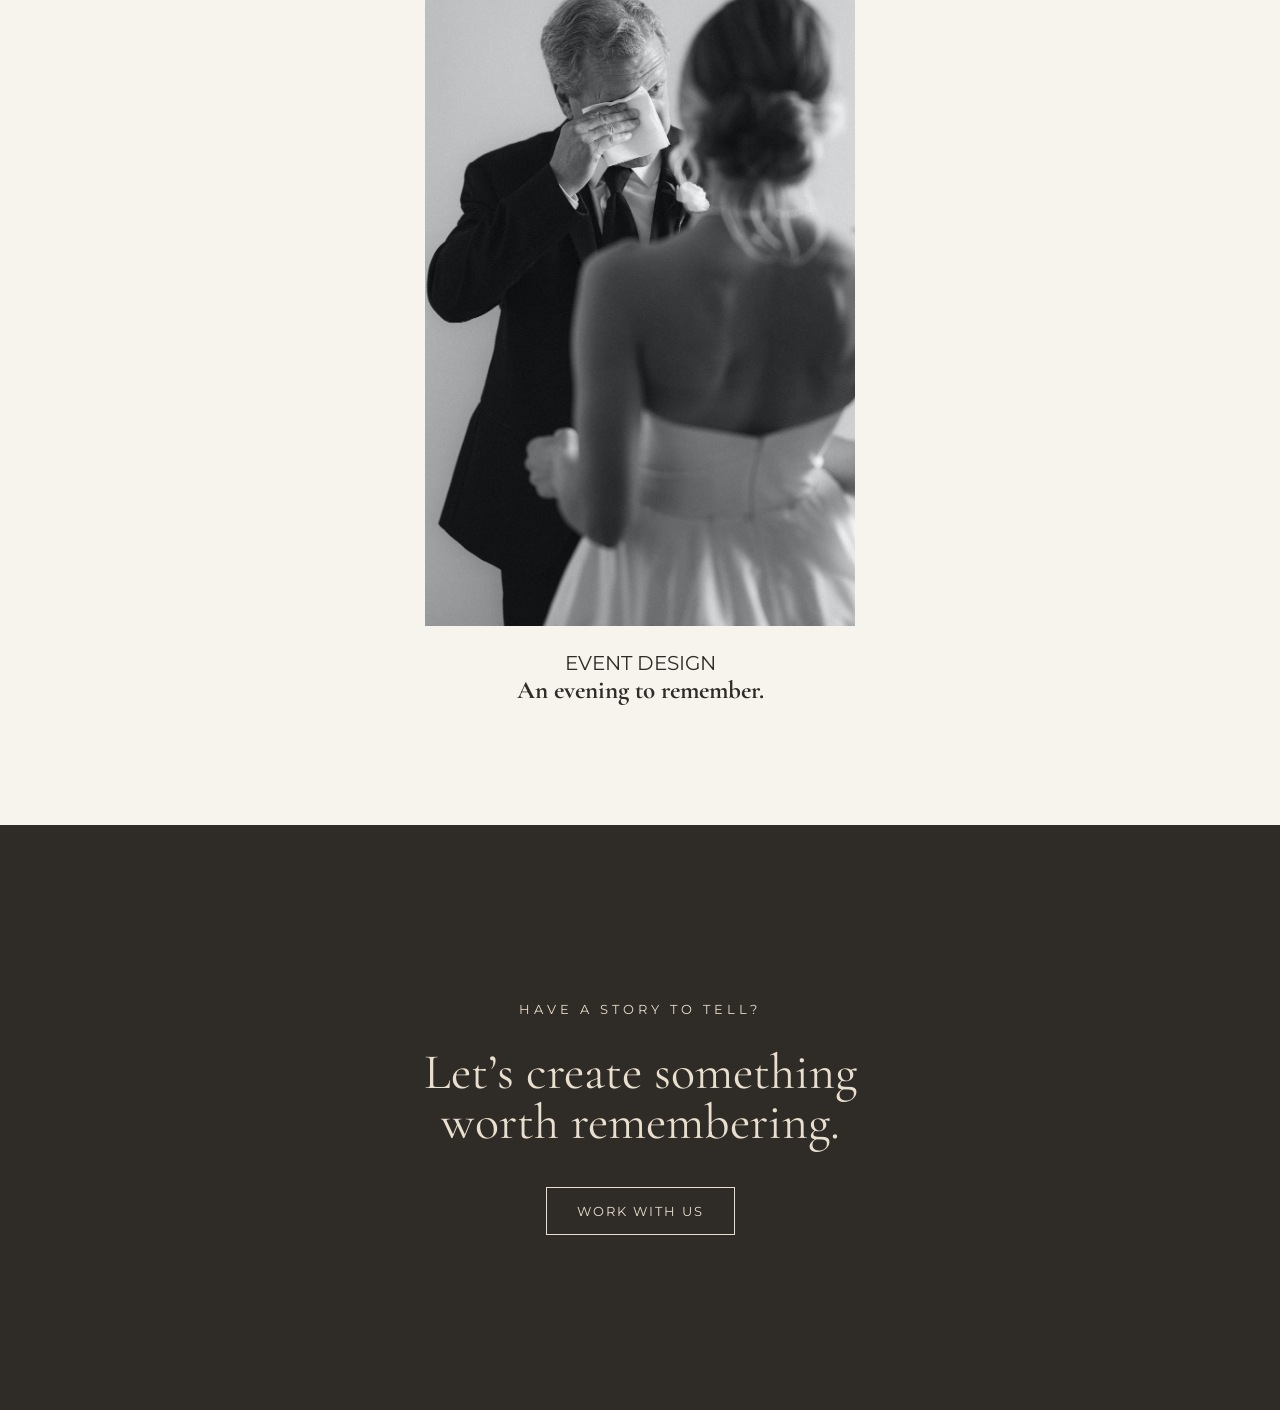
<file: Aveline/Aveline/ourwork.html>
<!DOCTYPE html>
<html lang="en">
<head>
    <meta charset="UTF-8">
    <meta name="viewport" content="width=device-width, initial-scale=1.0">
    <meta name="description" content="Our Work — A collection of weddings, celebrations, and moments created and captured by Aveline Atelier.">
    <meta name="author" content="Aveline Atelier">

    <title>Our Work | Aveline Atelier</title>

    <link rel="preconnect" href="https://fonts.googleapis.com">
    <link rel="preconnect" href="https://fonts.gstatic.com" crossorigin>
    <link href="https://fonts.googleapis.com/css2?family=Allura&family=Cormorant+Garamond:ital,wght@0,400;0,500;0,600;1,400&family=Montserrat:wght@300;400;500;600&display=swap" rel="stylesheet">

    <link rel="stylesheet" href="css/style.css">
</head>
<body>

    <header class="aveline-work">
        <a href="index.html">Aveline</a>

        <nav aria-label="Main navigation">
            <div class="nav-bar">
                <a href="about.html">About Us</a>
                <a href="services.html">Services</a>
                <a href="ourwork.html" aria-current="page">Work</a>
                <a href="contact.html">Contact</a>
            </div>
        </nav>
    </header>

    <main class="work-page">
        <!-- HERO -->
        <section class="work-hero" aria-labelledby="work-hero-heading">
            <div class="work-hero-text">
                <p class="work-label">OUR WEDDING CATALOG</p>

                <h1 id="work-hero-heading">
                    Stories,<br>
                    beautifully remembered.
                </h1>

                <p class="work-intro">
                    A collection of weddings, celebrations, details,
                    and moments created and captured by the Aveline team.
                </p>
            </div>
        </section>

        <!-- FEATURED WORK -->
        <section class="featured-work" aria-labelledby="featured-heading">
            <div class="featured-image1">
                <img
                    src="images/ourwork-1.jpg"
                    alt="Featured wedding celebration"
                >
            </div>

            <div class="featured-image2">
                <img
                    src="images/ourwork2.jpg"
                    alt="Featured wedding details"
                >
            </div>

            <div class="featured-info">
                <p class="project-label">FEATURED WEDDING</p>

                <h2 id="featured-heading">
                    A celebration<br>
                    in bloom.
                </h2>

                <p>
                    An intimate celebration shaped by soft florals,
                    thoughtful details, and an atmosphere designed
                    around the couple’s story.
                </p>
            </div>
        </section>

        <!-- SELECTED WORK -->
        <section class="work-projects" aria-labelledby="selected-heading">
            <div class="work-projects-heading">
                <p>SELECTED WORK</p>
                <h2 id="selected-heading">Recent celebrations.</h2>
            </div>

            <div class="project-grid">
                <article class="project project-one">
                    <div class="project-image">
                        <img
                            src="images/work-4.jpg"
                            alt="Wedding celebration in ivory tones"
                        >
                    </div>
                    <p>WEDDING</p>
                    <h3>An evening in ivory.</h3>
                </article>

                <article class="project project-two">
                    <div class="project-image">
                        <img
                            src="images/work-5.jpg"
                            alt="Wedding detail styling"
                        >
                    </div>
                    <p>DETAILS</p>
                    <h3>The art of the details.</h3>
                </article>

                <article class="project project-three">
                    <div class="project-image">
                        <img
                            src="images/work-3.jpg"
                            alt="Wedding photography"
                        >
                    </div>
                    <p>PHOTOGRAPHY</p>
                    <h3>Moments between moments.</h3>
                </article>

                <article class="project project-four">
                    <div class="project-image">
                        <img
                            src="images/work-2.jpg"
                            alt="Wedding reception design"
                        >
                    </div>
                    <p>EVENT DESIGN</p>
                    <h3>An evening to remember.</h3>
                </article>
            </div>
        </section>

        <!-- CTA -->
        <section class="work-cta" aria-labelledby="work-cta-heading">
            <p>HAVE A STORY TO TELL?</p>

            <h2 id="work-cta-heading">
                Let’s create something<br>
                worth remembering.
            </h2>

            <a href="contact.html">WORK WITH US</a>
        </section>
    </main>

</body>
</html>
</file>
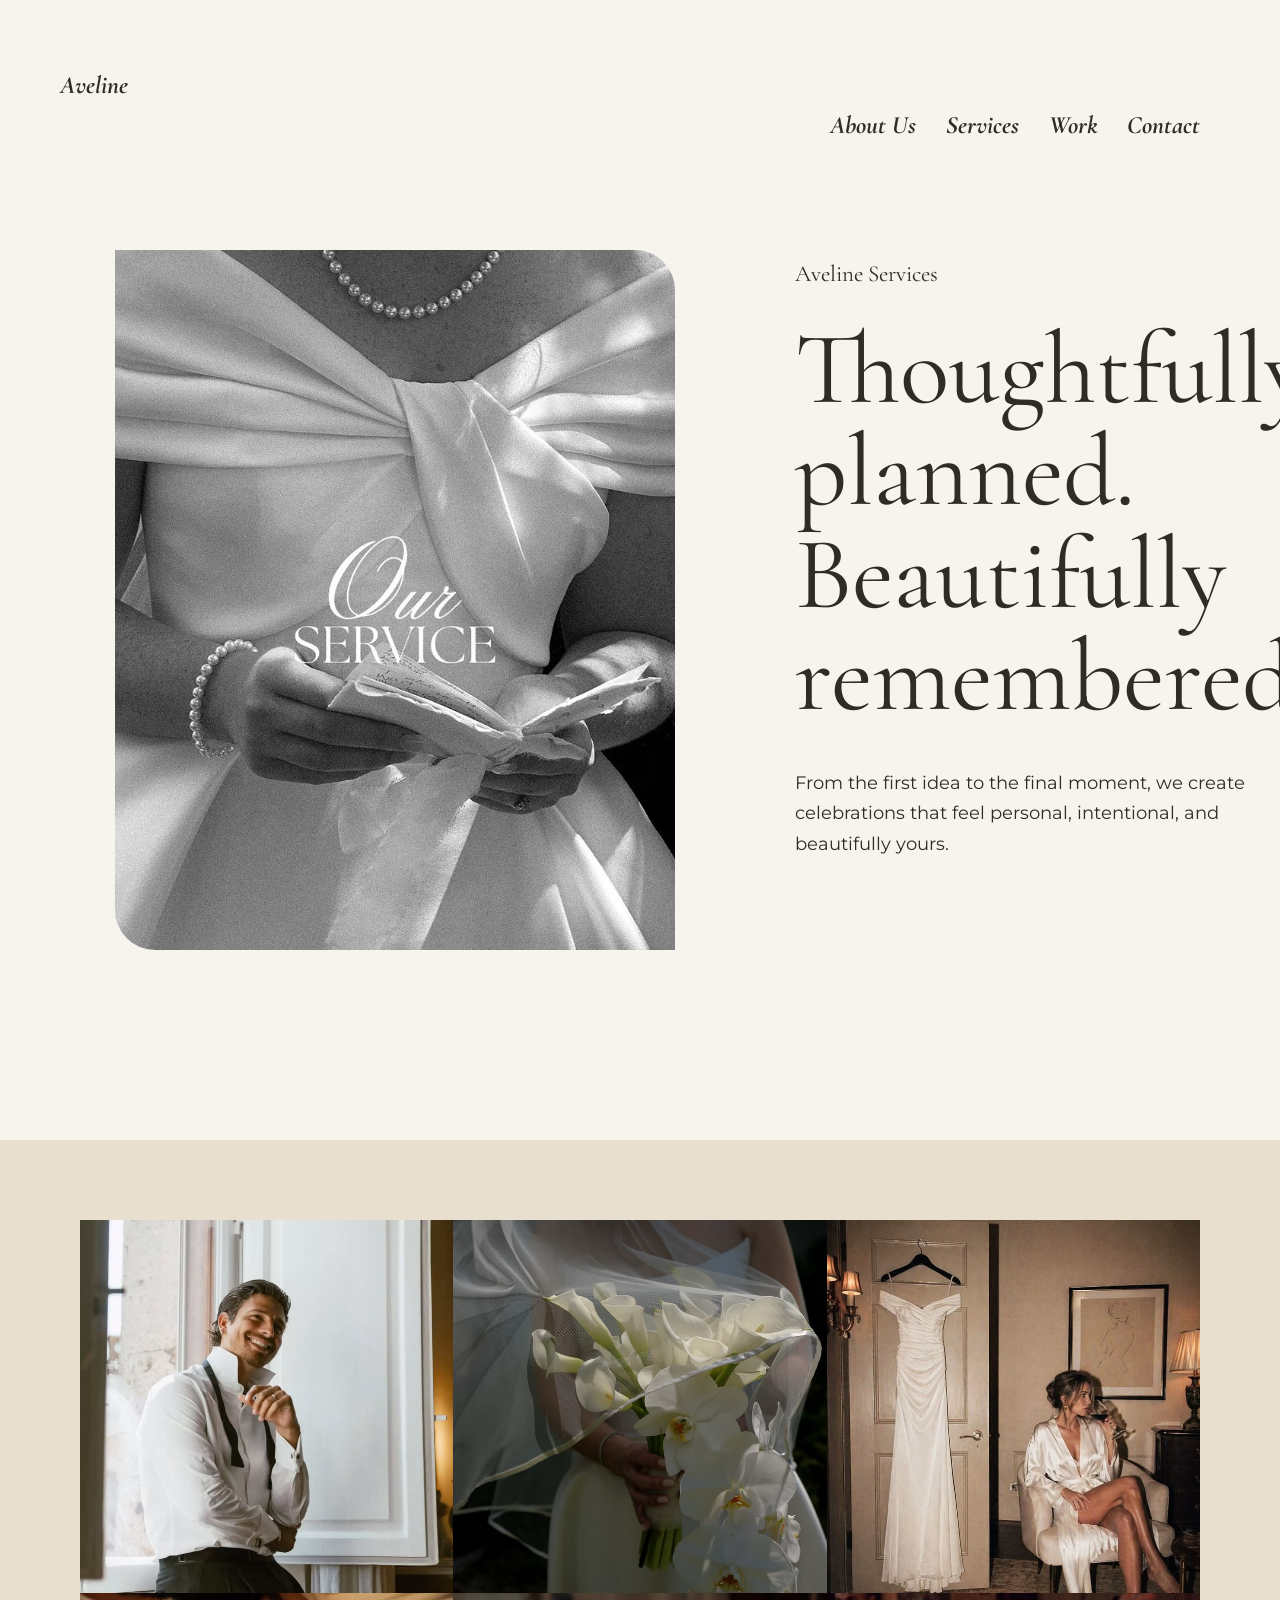
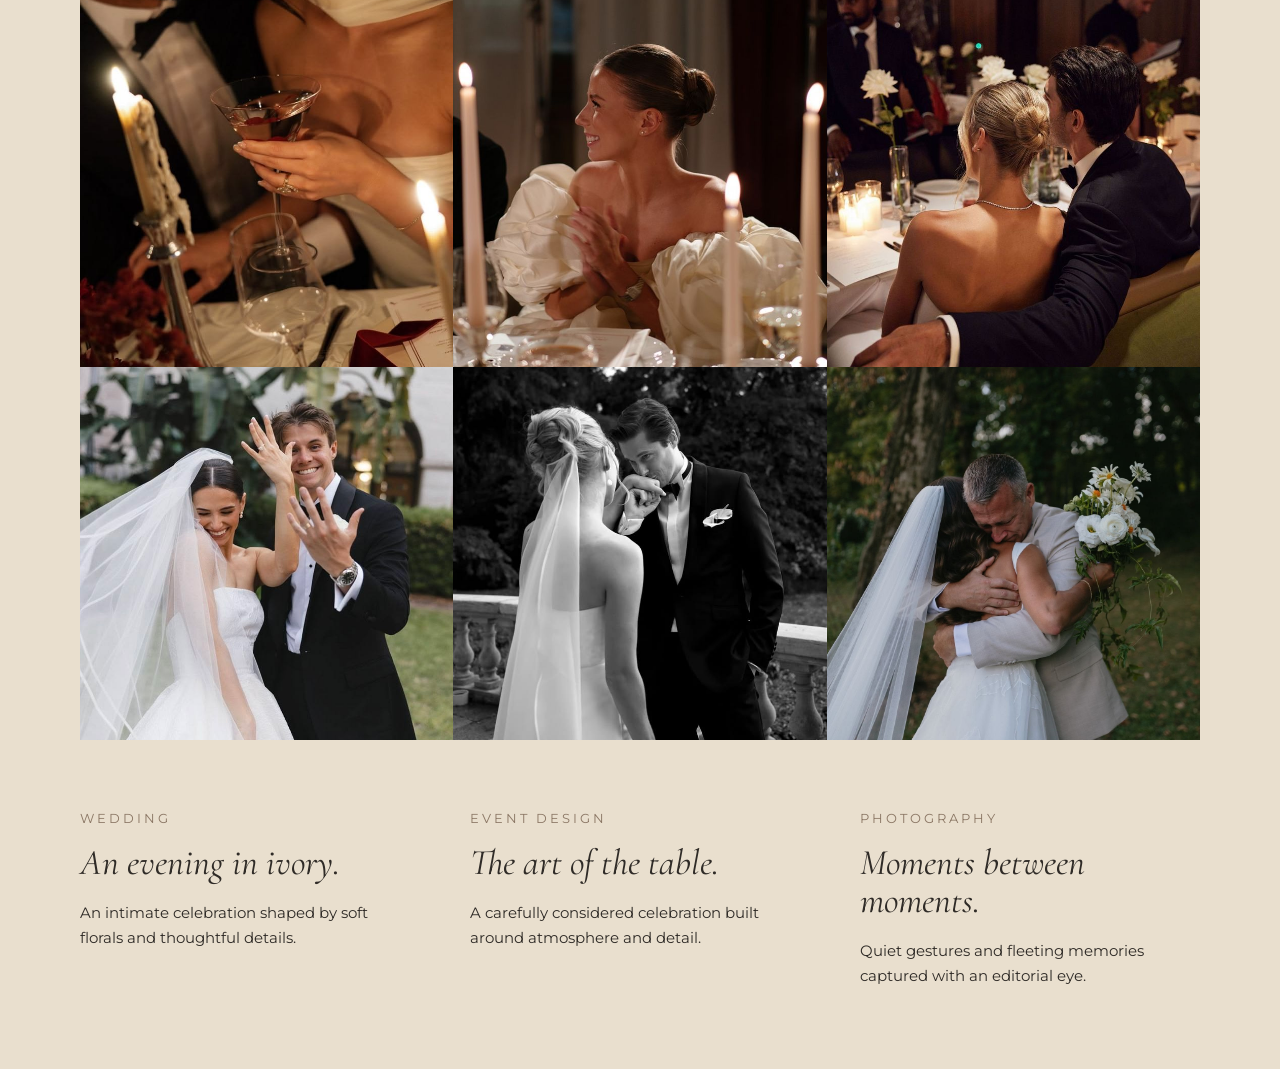
<file: Aveline/Aveline/services.html>
<!DOCTYPE html>
<html lang="en">
<head>
    <meta charset="UTF-8">
    <meta name="viewport" content="width=device-width, initial-scale=1.0">
    <meta name="description" content="Aveline Services — Wedding planning, event design, and photography crafted with care and intention.">
    <meta name="author" content="Aveline Atelier">

    <title>Services | Aveline Atelier</title>

    <link rel="preconnect" href="https://fonts.googleapis.com">
    <link rel="preconnect" href="https://fonts.gstatic.com" crossorigin>
    <link href="https://fonts.googleapis.com/css2?family=Allura&family=Cormorant+Garamond:ital,wght@0,400;0,500;0,600;1,400&family=Montserrat:wght@300;400;500;600&display=swap" rel="stylesheet">

    <link rel="stylesheet" href="css/style.css">
</head>
<body>

    <header class="aveline-services">
        <a href="index.html">Aveline</a>

        <nav aria-label="Main navigation">
            <div class="nav-bar">
                <a href="about.html">About Us</a>
                <a href="services.html" aria-current="page">Services</a>
                <a href="ourwork.html">Work</a>
                <a href="contact.html">Contact</a>
            </div>
        </nav>
    </header>

    <main>
        <!-- HERO -->
        <section class="services-hero" aria-labelledby="services-heading">
            <div class="service-img">
                <img
                    src="images/service-pic1.jpg"
                    alt="Aveline wedding services"
                >
            </div>

            <div class="services-hero-text">
                <p class="services-label">Aveline Services</p>

                <h1 id="services-heading">
                    Thoughtfully planned.<br>
                    Beautifully remembered.
                </h1>

                <p class="services-intro">
                    From the first idea to the final moment,
                    we create celebrations that feel personal,
                    intentional, and beautifully yours.
                </p>
            </div>
        </section>

        <!-- GALLERY + DESCRIPTIONS -->
        <section class="work-gallery" aria-label="Service examples">
            <div class="gallery-grid">
                <div class="gallery-image">
                    <img src="images/gallerie1.jpg" alt="Wedding floral arrangement">
                </div>
                <div class="gallery-image">
                    <img src="images/gallerie9.jpg" alt="Wedding table setting">
                </div>
                <div class="gallery-image">
                    <img src="images/gallerie2.jpg" alt="Ceremony details">
                </div>
                <div class="gallery-image">
                    <img src="images/gallerie3.jpg" alt="Reception styling">
                </div>
                <div class="gallery-image">
                    <img src="images/gallerie4.jpg" alt="Wedding photography">
                </div>
                <div class="gallery-image">
                    <img src="images/gallerie5.jpg" alt="Event design details">
                </div>
                <div class="gallery-image">
                    <img src="images/gallerie6.jpg" alt="Intimate celebration">
                </div>
                <div class="gallery-image">
                    <img src="images/gallerie7.jpg" alt="Floral and table design">
                </div>
                <div class="gallery-image">
                    <img src="images/gallerie8.jpg" alt="Wedding moment captured">
                </div>
            </div>

            <div class="gallery-descriptions">
                <article>
                    <p>WEDDING</p>
                    <h3>An evening in ivory.</h3>
                    <p>
                        An intimate celebration shaped by
                        soft florals and thoughtful details.
                    </p>
                </article>

                <article>
                    <p>EVENT DESIGN</p>
                    <h3>The art of the table.</h3>
                    <p>
                        A carefully considered celebration
                        built around atmosphere and detail.
                    </p>
                </article>

                <article>
                    <p>PHOTOGRAPHY</p>
                    <h3>Moments between moments.</h3>
                    <p>
                        Quiet gestures and fleeting memories
                        captured with an editorial eye.
                    </p>
                </article>
            </div>
        </section>
    </main>

</body>
</html>
</file>
<file: Aveline/Aveline/css/style.css>
:root {

    /* Colors */

    --color-bg: #f7f3ed;
    --color-text: #2f2b27;
    --color-accent: #8b7765;
    --color-white: #ffffff;


    /* Typography */

    --font-heading: "Cormorant Garamond", serif;
    --font-body: "Montserrat", sans-serif;
    --font-script: "Allura", cursive;


    /* Spacing */

    --section-padding: 120px;


    /* Transitions */

    --transition-fast: 0.3s ease;
    --transition-slow: 0.8s ease;

}


body {
    background-color: var(--color-bg);
    margin: 0;
    min-height: 100vh;
    color: var(--color-text);
    font-family: var(--font-body);
}


* {
    margin: 0;
    padding: 0;
    box-sizing: border-box;
}


html {

    scroll-behavior: smooth;

}


img {
    display: block;
    max-width: 100%;
}


/* =========================
   HERO
========================= */

.hero {
    min-height: 100vh;
    position: relative;
    isolation: isolate;
    background-size: cover;
    background-image: url("../images/wedding-hero.jpg");
    background-position: center;

    color: var(--color-white);
}


.aveline {

    padding: 30px 50px;
    display: flex;
    flex-direction: row;
    justify-content: space-between;
    align-items: center;

}


.aveline > a {
    font-size: 25px;
    font-weight: bold;
    font-style: italic;
    color: #f7f3ed;
    font-family: var(--font-heading);
    transition: transform 0.3s ease;
    transform: translateY(5px);
    text-decoration: none;

}


.nav-bar {
    position: relative;
    flex-direction: row;
    display: flex;
    padding: 40px;
    justify-content: space-between;
    font-size: 25px;
    font-family: var(--font-heading);
    gap: 30px;
    color: #f7f3ed;
}


.nav-bar a {
    font-size: 20px;
    font-family: var(--font-heading);
    color: #f7f3ed;
    text-decoration: none;
}


.logo {
    display: flex;
    flex-direction: row;
    justify-content: center;
    position: absolute;
    top: 50%;
    left: 50%;
    transform: translate(-50%, -50%);
    text-align: center;
}


.logo p {
    color: white;
    font-size: 25px;
    margin-top: 40px;
}


.brand {
    display: flex;
    position: fixed;
    justify-content: center;
    text-align: center;
    color: white;
    font-size: 20px;
    margin: 0;
}


.discover {

    position: absolute;

    transform: translateX(-50%);

    display: flex;
    font-weight: 400;

    flex-direction: column;

    align-items: center;
    text-align: center;
    left: 50%;
    bottom: 20px;

}


.arrow {
    display: inline-block;
    margin-left: 10px;
    transition: transform 0.3s ease;
}


.discover:hover .arrow {
    transform: translateY(8px);
}


/* =========================
   SERVICES
========================= */

.services {
    min-height: 100vh;
    background: #8b7765;

    display: grid;
    grid-template-columns: 1fr 420px;

    align-items: center;
    column-gap: 100px;

    padding: 80px 55px;
}


/* LEFT SIDE */

.contents {

    display: flex;
    flex-direction: column;
    align-items: flex-start;

    width: 100%;
    max-width: 600px;

}


.memo {

    margin: 0;

    max-width: 520px;

    font-family: var(--font-heading);

    font-size: 64px;
    font-weight: 400;
    line-height: 1.05;

}


.about-brand {

    margin-top: 50px;
    margin-bottom: 40px;
    padding: 0;
    margin-left: 30px;

    max-width: 400px;

}


.about-brand p {

    margin: 0;

    font-family: var(--font-body);

    font-size: 20px;
    line-height: 1.5;

}


/* LEARN MORE */

.services-btn {

    display: inline-block;

    margin-top: 35px;
    margin-right: 30px;

    padding: 14px;

    border: 1px solid var(--color-text);
    border-radius: 10px;
    color: #e9dfce;

    background-color: #2f2b27;

    text-decoration: none;

    font-family: var(--font-heading);
    font-size: 17px;

    transition: all 0.3s ease;

}


.services-btn:hover {

    background: #2f2b27;
    color: white;
    transform: translateY(-4px);

}


.text {

    color: white;
    display: flex;
    flex-direction: row;
    justify-content: center;

}


/* RIGHT IMAGE */

.service-image {

    display: flex;
    justify-content: flex-start;

    margin-left: 35px;
    margin-right: 10px;

}


.service-image img {

    width: 300px;
    height: 500px;

    object-fit: cover;

    border-radius: 50px 0 50px 0;

    box-shadow: 20px 20px 40px rgba(0, 0, 0, 0.25);

    transition: all 0.5s ease;

}


.service-image img:hover {

    transform: translate(-8px, -8px);

    box-shadow: 30px 30px 45px rgba(0, 0, 0, 0.3);

}


@media (max-width: 1024px) {

    .services {

        grid-template-columns: 1fr 320px;
        column-gap: 45px;

        padding: 60px 35px;

    }


    .memo {

        font-size: 50px;

    }


    .about-brand p {

        font-size: 16px;

    }


    .service-image img {

        height: 500px;

    }

}


@media (max-width: 768px) {

    .services {

        grid-template-columns: 1fr;

        row-gap: 45px;

        padding: 60px 25px;

    }


    .contents {

        max-width: none;

    }


    .memo {

        font-size: clamp(40px, 11vw, 52px);

    }


    .about-brand {

        max-width: 100%;

    }


    .about-brand p {

        font-size: 16px;
        line-height: 1.6;

    }


    .service-image {

        justify-content: center;

    }


    .service-image img {

        width: 100%;
        max-width: 420px;
        height: 450px;

    }

}


/* =========================
   OUR WORK
========================= */

.our-work {

    min-height: 100vh;
    padding: 100px 7%;

    background-color: #e9dfce;

}


.services-gallery {

    position: relative;

    width: 100%;
    height: 850px;

    border-radius: 20px;

}


.gallery-item {

    position: absolute;
    overflow: hidden;

    box-shadow: 0 15px 30px rgba(0, 0, 0, 0.12);

    transition: transform 0.5s ease;

}


.gallery-item img {

    width: 100%;
    height: 100%;

    object-fit: cover;

    display: block;

    transition: transform 0.6s ease;

}


.gallery-item:hover img {

    transform: translateY(-10px) scale(1.04);

}


.item-one {

    width: 300px;
    height: 470px;

    left: 0;
    top: 20px;

}


/* IMAGE 2 - CENTER LARGE */

.item-two {

    width: 480px;
    height: 600px;

    left: 30%;
    top: 0;

}


/* IMAGE 3 - TOP RIGHT */

.item-three {

    width: 260px;
    height: 350px;

    right: 0;
    top: 100px;

}


.item-four {

    width: 270px;
    height: 300px;

    left: 7%;
    top: 520px;

}


.item-five {

    width: 390px;
    height: 320px;

    right: 8%;
    top: 580px;

}


@media (max-width: 1024px) {

    .services-gallery {

        height: auto;

        display: flex;
        flex-direction: column;
        align-items: center;

        gap: 35px;

    }


    .gallery-item {

        position: relative;

        left: auto;
        right: auto;
        top: auto;

        width: 100%;
        max-width: 500px;
        height: 450px;

    }

}


@media (max-width: 768px) {

    .services-gallery {

        gap: 25px;

    }


    .gallery-item {

        width: 100%;
        max-width: 420px;
        height: 380px;

    }

}


.work {

    max-width: 720px;

    margin: 80px auto 0;

    text-align: center;

}


/* FIXED SELECTOR:
   HTML uses .works-details, not .services-description */

.works-details p {

    font-size: 19px;
    line-height: 1.7;

}


.service-btn {

    width: 100%;

    display: flex;
    justify-content: center;
    align-items: center;

    margin-top: 20px;

}


/* FIXED:
   HTML uses <a class="discover-btn"> */

.discover-btn {

    display: inline-block;

    padding: 15px 35px;

    border: none;
    border-radius: 20px;

    background-color: #2f2b27;
    color: #e9dfce;

    text-decoration: none;

    cursor: pointer;

    transition: all 0.3s ease;

}


.discover-btn:hover {

    transform: scale(1.08);

}


.btn-info {

    margin: 0;

    font-size: 16px;

}


/* =========================
   CONTACT
========================= */

.contact-us {

    min-height: 120vh;
    height: 100vh;
    padding: 80px 8%;

    width: 100%;

    background-color: black;

    color: #e9dfce;

    box-sizing: border-box;

    display: flex;
    flex-direction: column;
    justify-content: space-between;

}


.contact-top {

    padding-right: 90px;
    padding: 30px;

    margin-right: 20px;
    margin-bottom: 200px;

    font-size: 33px;
    font-weight: 400;

}


.contacttop-p {

    margin-top: 30px;

    font-size: 25px;

}


.contact-paragraph {

    font-size: 20px;
    line-height: 1.7;

    padding: 25px;

    margin: 0;

}


.contact-bottom {

    width: 100%;

    display: flex;
    justify-content: flex-end;

    padding: 50px;

    box-sizing: border-box;

}


.email-box {

    width: 500px;

    display: flex;

    border-bottom: 1px solid white;

}


.email-box input {

    flex: 1;

    background: transparent;

    border: none;
    outline: none;

    color: white;

    font-size: 18px;

    padding: 15px 0;

}


.email-box input::placeholder {

    color: #888;

}


.email-box button {

    background: transparent;

    border: none;
    outline: none;

    color: white;

    font-size: 14px;
    letter-spacing: 2px;

    padding: 15px 0 15px 25px;

    cursor: pointer;

}


.email-box button:hover {

    opacity: 0.5;

}


.social-links {

    display: flex;

    gap: 50px;

    margin-bottom: 30px;

    align-items: center;

}


.social-links a {

    color: #e9dfce;

    margin-bottom: 40px;

    text-decoration: none;

    font-size: 23px;

    transition: transform 0.3s ease, opacity 0.3s ease;

}


.social-links a:hover {

    transform: translateY(-4px);

    opacity: 0.65;

}


.copyright {

    font-size: 19px;

    display: flex;
    flex-direction: row;

    align-items: flex-end;
    justify-content: flex-end;

    margin-left: 150px;

    margin-top: 30px;

    padding-left: 400px;
    padding-top: 40px;

}


.container {

    width: min(90%, 1200px);

    margin-inline: auto;

}


/* =========================
   HERO RESPONSIVE
========================= */

@media (max-width: 768px) {

    .hero {

        min-height: 100dvh;

        background-position: center;

    }


    .aveline {

        padding: 20px;

        display: flex;
        flex-direction: column;

        gap: 20px;

    }


    .logo {

        width: 90%;

    }


    .brand {

        font-size: 20px;

    }


    .logo p {

        font-size: 16px;

        margin-top: 35px;

        line-height: 1.5;

    }


    .discover {

        font-size: 11px;

        bottom: 20px;

    }

}


/* NAV RESPONSIVE */

@media (max-width: 1024px) {

    .nav-bar {

        padding: 20px;
        gap: 20px;

    }


    .nav-bar a {

        font-size: 20px;

    }

}


/* CONTACT - MOBILE */

@media (max-width: 768px) {

    .contact-us {

        height: auto;

        min-height: 100dvh;

        padding: 60px 25px 70px;

        display: flex;
        flex-direction: column;

    }


    .contact-bottom {

        width: 100%;

        margin-top: 50px;

    }


    .social-links {

        display: flex;
        flex-wrap: wrap;

        gap: 20px 30px;

        width: 100%;

        margin-top: 40px;
        margin-bottom: 0;

        align-items: center;

    }


    .social-links a {

        margin: 0;

        font-size: 18px;

    }


    .copyright {

        width: 100%;

        margin: 15px 0 0;

        padding: 0;

        display: block;

        font-size: 12px;

        line-height: 1.5;

        color: #e9dfce;

    }

}


/* CONTACT - TABLET */

@media (min-width: 769px) and (max-width: 1024px) {

    .contact-us {

        height: auto;

        min-height: 100dvh;

        padding: 70px 50px;

    }


    .copyright {

        margin-left: 20px;

        padding-left: 50px;

        padding-top: 20px;

        display: block;

        font-size: 14px;

        line-height: 1.5;

        color: #e9dfce;

        max-width: 250px;

    }

}

.aveline-about{
    background-color: #f7f3ed;
    color: var(--color-text);
    display: flex;
    flex-direction: row;
    justify-content: space-between;
    padding:  30px 40px;
    margin-left: 20px;
    font-family: var(--font-heading);
    font-style: italic;
    font-weight: 800;

    
}
.aveline-about a{
    color: var(--color-text);
    margin-top: 40px;
    font-size: 25px;
    text-decoration: none;

}
.aveline-about a .nav-bar{
        color: var(--color-text);
        display: flex;
        flex-direction: row;
        justify-content: space-between;
        padding: 45px;
        gap: 30px;
        font-style: italic;
}
.aveline-about .nav-bar a:hover {
    opacity: 0.6;
}


.about-hero{
    min-height: 100vh;
    display: grid;
    grid-template-columns: 1fr 1fr;

    align-items: center;

    gap: 80px;

    padding: 80px;
    
    background-color: #f7f3ed;
}
.about-hero-text{
    padding: 40px;
    margin-bottom: 120px;
}
.about-hero-text p{
    padding-bottom: 50px;
}
.about-hero-text h1{
    max-width: 500px;
    font-family: var(--font-heading);
    font-weight: 400;
    font-style: italic;
    font-size: 60px;

    line-height: 0.95;

    margin-bottom: 35px;

}
.about-hero-image {
    width: 100%;
    height: 650px;
}


.about-hero-image img {
    width: 100%;
    height: 100%;

    object-fit: cover;
    box-shadow: 20px 20px 40px rgba(0, 0, 0, 0.15);
}
.our-story {
    min-height: 100vh;

    display: grid;
    grid-template-columns: 1fr 1fr;

    align-items: center;

    gap: 100px;

    padding: 100px 80px;

    background-color: #e9dfce;
}


.story-text {
    max-width: 550px;
}

.story-text h2 {
    font-family: var(--font-heading);

    font-size: 70px;

    font-weight: 400;

    line-height: 1;

    margin: 0 0 40px;
}


.story-description {
    max-width: 470px;

    font-family: var(--font-body);

    font-size: 18px;

    line-height: 1.7;
}

.story-image{
    width: 100%;
    height: 600px;

}

.story-image img {
    width: 100%;
    height: 100%;
    padding-top: 20px;
    margin-left: 20px;

    object-fit: cover;

    border-radius: 60px 0 60px 0;

    box-shadow:
        20px 20px 40px rgba(0, 0, 0, 0.15);
}


.philosophy-images {
    min-height: 100vh;

    display: grid;

    grid-template-columns: 1fr 1fr;

    align-items: center;

    gap: 35px;

    padding: 100px 80px;

    background-color: #f7f3ed;
}


.philosophy-image {
    width: 100%;
    height: 500px;
}

.philosophy-image img {
    width: 100%;
    height: 100%;

    object-fit: cover;

    border-radius: 0 70px 0 70px;

    box-shadow:
        15px 20px 30px rgba(0, 0, 0, 0.15);
}

.philosophy-text {
    max-width: 500px;

    padding-left: 50px;
}

.philosophy-text > p:first-child {
    font-size: 13px;
    font-style: italic;
    letter-spacing: 4px;

    margin-bottom: 30px;
}

.philosophy-text h2 {
    font-family: var(--font-heading);

    font-size: clamp(50px, 6vw, 80px);

    font-weight: 400;

    line-height: 1;

    margin: 0 0 35px;
}

.philosophy-description {
    max-width: 430px;

    font-size: 21px;

    line-height: 1.7;
}

.about-cta{
    min-height: 55vh;
    padding: 100px 80px;
    background-color: #2f2b27;
    color: #e9dfce;
    display: flex;
    flex-direction: column;

    justify-content: center;
    align-items: center;

    text-align: center;
}

.cta-label {
    font-size: 13px;
    letter-spacing: 4px;
    margin-bottom: 30px;
}
.about-cta > p:first-child{
    max-width: 850px;

    font-family: var(--font-heading);

    font-size: 40px;

    font-weight: 400;
    line-height: 1;

    margin: 0 0 40px;
}


.cta-btn {
    display: inline-block;
    margin-top: 30px;

    padding: 15px 30px;

    border: 1px solid #e9dfce;

    color: #e9dfce;
    text-decoration: none;

    font-size: 14px;
    letter-spacing: 2px;

    transition: all 0.3s ease;
}

.cta-btn:hover {
    background-color: #e9dfce;
    color: #2f2b27;
}


@media (max-width: 768px) {
    .aveline-about{
        display: flex;
        flex-direction: column;
        justify-content: center;
        align-items: center;
        gap: 20px;
        padding: 20px;
    }

    .about-hero {
        min-height: auto;

        display: flex;
        flex-direction: column;

        gap: 45px;

        padding: 70px 25px;
        margin-left: 30px;
    }
    .about-hero-text{
        width: 100%;
    }

    .about-hero-image{
        margin-bottom: 90px;
    }
    .about-hero-text p {
        font-size: 11px;
        letter-spacing: 3px;

        margin-bottom: 20px;
    }

    .about-hero-text h1 {
        font-size: clamp(42px, 11vw, 58px);
        line-height: 0.98;

        margin: 0;
    }

    .about-hero-image {
        width: 100%;
        height: 500px;
    }
    .about-hero-image img {
        width: 100%;
        height: 100%;
        object-fit: cover;
    }

    .our-story{
        min-height: auto;

        display: flex;
        flex-direction: column;

        gap: 40px;

        padding: 70px 25px;
    }
    .story-text {
        width: 100%;
        max-width: none;
    }
    .story-text > p:first-child {
        font-size: 12px;
        letter-spacing: 3px;
        margin-bottom: 20px;
    }

    .story-text h2 {
        font-size: 40px;
        line-height: 0.98;

        margin-bottom: 25px;
    }
    .story-description {
        max-width: 100%;

        font-size: 16px;
        line-height: 2;
    }
    .story-image {
        width: 100%;
        height: 100%;
    }

    .story-image img {
        width: 100%;
        height: 100%;
    }
    .philosophy-images{
        min-height: auto;
        display: flex;
        flex-direction: column;
    }

    .philosophy-text h2 {
        font-size: clamp(42px, 11vw, 58px);
        line-height: 1;

        margin-bottom: 25px;
    }
    .philosophy-description{
        line-height: 1.7;
        font-size: 16px;
        max-width: 100%;
    }

    .cta-p{
        padding: 20px ;

        text-align: center;
    }

}
@media (min-width: 769px) and (max-width: 1024px) {
    
    .aveline-about {
        padding: 25px 30px;
    }

    .aveline-about > a {
        font-size: 23px;
    }

    .aveline-about .nav-bar {
        gap: 20px;
        padding: 0;
    }

    .aveline-about .nav-bar a {
        font-size: 17px;
    }

    .about-hero {
        min-height: auto;

        grid-template-columns: 1fr 1fr;

        gap: 50px;

        padding: 70px 40px;
    }

    .about-hero-text {
        max-width: 100%;
    }

    .about-hero-text p {
        font-size: 12px;
        letter-spacing: 3px;
    }

    .about-hero-text h1 {
        font-size: 58px;
        line-height: 1;
    }

    .about-hero-image {
        height: 520px;
    }

}


.aveline-contact{
    background-color: #f7f3ed;
    color: var(--color-text);
    display: flex;
    flex-direction: row;
    justify-content: space-between;
    padding:  30px 40px;
    margin-left: 20px;
    font-family: var(--font-heading);
    font-style: italic;
    font-size: 25px;
    font-weight: 800;
}
.aveline-contact a{
    color: var(--color-text);
    margin-top: 40px;
    font-size: 25px;
    text-decoration: none;


}
.aveline-contact a .nav-bar{
        color: var(--color-text);
        display: flex;
        flex-direction: row;
        justify-content: space-between;
        gap: 20px;

}
.aveline-contact .nav-bar a:hover {
    opacity: 0.6;
}
.contact-page {
    background-color: #f7f3ed;
    color: var(--color-text);
}


.contact-hero{
    min-height: 90vh;
    display: grid;
    grid-template-columns: 1fr 1fr;
    gap: 70px;

    padding: 80px;

    background-color: #f7f3ed;

    align-items: center;
}
.contact-img{
    min-height: 100vh;
    display: grid;
    grid-template-columns: 1fr 1fr;
    align-items: center;
}


.contact-hero-text {
    max-width: 700px;
}

.contact-label {
    font-size: 13px;

    letter-spacing: 2px;

    margin-bottom: 30px;
}

.contact-hero-text h1 {
    font-family: var(--font-heading);

    font-size: 70px;

    font-weight: 400;

    line-height: 0.95;

    margin: 0 0 35px;
}
.contact-intro{
    font-size: 18px;
    max-width: 500px;

    line-height:2;
}
.contact-img {
    position: relative;

    width: 100%;
    height: 650px;
}

.contact-image1 {
    width: 500px;
    height: 600px;
    left: 0;
    top: 60px;
    position: absolute;

    overflow: hidden;
}

.contact-image1 img {
    width: 100%;
    height: 100%;

    object-fit: cover;
    transition: transform 0.5s ease;
}

.contact-image1:hover img {
    transform:rotateZ(20deg);
}
.contact-enquiry {
    min-height: 70vh;

    display: grid;

    grid-template-columns: 1fr 1fr;

    align-items: center;

    gap: 100px;

    padding: 90px;

    background-color: #2f2b27;

    color: #e9dfce;
}

.enquiry-text {
    max-width: 550px;
    font-family: var(--font-body);
}
.enquiry-text > p {
    font-size: 13px;

    letter-spacing: 4px;

    margin-bottom: 30px;
}

.enquiry-text h2{
    font-size: 30px;
    font-family: var(--font-heading);
}

.enquiry-form{
    width: 100%;

    display: flex;

    border-bottom: 1px solid #e9dfce;

}

.enquiry-form input {
    flex: 1;
    padding: 18px ;

    background: transparent;
    
    border: none;
    outline: none;


    color: #e9dfce;

    font-size: 17px;
}

.enquiry-form input::placeholder {
    color: #999;
}


.enquiry-form button{
    background: transparent;

    border: none;
    outline: none;

    color: #e9dfce;

    font-size: 13px;

    letter-spacing: 2px;

    cursor: pointer;

    transition: opacity 0.3s ease;

}

.enquiry-form button:hover {
    opacity: 0.5;
}
.team-section{
    min-height: 80vh;

    padding: 100px 8%;

    background-color: #f7f3ed;

    color: #2f2b27;
}

.team-heading > p {
    font-size: 13px;

    letter-spacing: 4px;

    margin-bottom: 25px;
}

.team-heading h2 {
    font-family: var(--font-heading);

    font-size: clamp(50px, 6vw, 80px);

    font-weight: 400;

    line-height: 1;

    margin: 0;
}

.team-grid {
    display: grid;

    grid-template-columns: repeat(3, 1fr);

    gap: 50px;
}

.team-member {
    padding-top: 60px;
    
}

.team-info h3{
    font-style: italic;
    margin-bottom: 20px;
}
.team-role {
    font-size: 15px;

    letter-spacing: 2px;

    text-transform: uppercase;

    color: #8b7765;

    margin: 0 0 20px;
    font-weight: 400;
}

.team-bio {
    max-width: 360px;

    font-size: 15px;

    line-height: 1.8;

}


.contact-social {
    padding: 80px 8%;

    background-color: #e9dfce;

    color: #2f2b27;
}

.contact-social > p {
    font-size: 17px;

    letter-spacing: 4px;

    margin-bottom: 30px;
}

.contact-social .social-links {
    display: flex;

    gap: 40px;
}
.contact-social .social-links a {
    color: #2f2b27;

    font-family: var(--font-heading);

    font-size: 28px;

    text-decoration: none;

    transition: transform 0.3s ease,
                opacity 0.3s ease;
}

.contact-social .social-links a:hover {
    transform: translateX(6px);

    opacity: 0.6;
}

.contact-footer {
    padding: 25px 5%;

    background-color: #2f2b27;

    color: #888;

    font-size: 14px;
}

@media (max-width: 768px) {
    .aveline-contact{
        display: flex;
        flex-direction: column;
        justify-content: center;
        align-items: center;
        gap: 20px;
        padding: 20px;
    }
    .contact-hero{
        min-height: auto;
        display: flex;
        flex-direction: column;
        align-items: center;
        margin-left: 30px;
        padding: 70px 25px;
    }
    .contact-label{
        margin-top: 50px;

    }
    .contact-intro{
        line-height: 2;
    }
    
    .contact-img{
        position: relative;
        width: 100%;
        height: 400px;
        transform: none;
        margin: 0 auto;
        display: flex;
        align-items: center;
        justify-content: center;
    }
    .contact-image1{
        position: relative;
        width: 100%;
        height: 400px;
        max-width: 400px;
        left: auto;
        top: auto;
        margin: 0 ;
    }
    .contact-image1 img {
        width: 100%;
        height: 100%;

        object-fit: cover;
    }

    .contact-enquiry {
        min-height: auto;

        display: flex;
        flex-direction: column;

        align-items: flex-start;

        gap: 40px;

        padding: 70px 25px;
    }
    .team-grid{
        grid-template-columns: 1fr;

        gap: 50px;
    }

    



    
}

@media (min-width: 769px) and (max-width: 1024px) {

    .aveline-contact {
        padding: 25px 30px;
    }

    .aveline-contact > a {
        font-size: 23px;
    }

    .aveline-contact .nav-bar {
        gap: 20px;
        padding: 0;
    }

    .aveline-contact .nav-bar a {
        font-size: 17px;
    }
    .contact-hero {
        min-height: auto;

        grid-template-columns: 1fr 1fr;

        gap: 50px;

        padding: 50px 40px;
    }
    .contact-img {
        height: 520px;
    }

    .contact-image1 {
        width: 300px;
        height: 380px;

        left: 25px;
        top: 50px;
    }
    .contact-hero-text h1 {
        font-size: 58px;
        line-height: 0.98;
    }
    .contact-enquiry{
        min-height: auto;
        display: grid;
        grid-template-columns: 1fr 1fr ;
        gap: 50px;
        padding: 70px;
    }

}


.aveline-work{
    background-color: #f7f3ed;
    color: var(--color-text);
    display: flex;
    flex-direction: row;
    justify-content: space-between;
    padding:  30px 40px;
    margin-left: 20px;
    font-family: var(--font-heading);
    font-style: italic;
    font-size: 25px;
    font-weight: 800;
}
.aveline-work a{
    color: var(--color-text);
    margin-top: 40px;
    font-size: 25px;
    text-decoration: none;


}
.aveline-work a .nav-bar{
        color: var(--color-text);
        display: flex;
        flex-direction: row;
        justify-content: space-between;
        gap: 20px;

}
.aveline-work .nav-bar a:hover {
    opacity: 0.6;
}

.work-page {
    background-color: #f7f3ed;
    color: var(--color-text);
}
.work-hero{
    min-height: 75vh;
    display: flex;
    align-items: center;
    padding: 100px;
}

.work-label {
    font-size: 13px;
    letter-spacing: 4px;

    margin-bottom: 30px;
}

.work-hero h1 {
    font-family: var(--font-heading);

    font-size: 65px;

    font-weight: 400;

    line-height: 0.9;

    margin: 0 0 40px;
}

.featured-work{
    min-height: 100vh;

    display: grid;

    grid-template-columns: 1fr 1fr ;

    align-items: center;

    gap: 60px;

    padding: 80px ;

    background-color: #e9dfce;
}

.featured-image1,
.featured-image2 {
    overflow: hidden;
    transition:
        transform 0.6s ease,
        box-shadow 0.6s ease;
}
.featured-image1 {
    width: 350px;
    height: 450px;

    justify-self: center;
}


.featured-image2 {
    width: 450px;
    height: 450px;

    justify-self: center;
}
.featured-image1 img,
.featured-image2 img {
    width: 100%;
    height: 100%;

    display: block;

    object-fit: cover;

    border-radius: 50px 0 50px 0;

    filter: grayscale(100%);

    transition:
        transform 0.8s ease,
        filter 0.8s ease;
}

.featured-image1 img:hover {
    transform:rotateZ(-30deg) scale(1.02);

}


.featured-image2 img:hover {
    transform:rotateZ(30deg) scale(1.02);


}

.featured-info {
    max-width: 450px;
}

.project-label {
    font-size: 13px;

    letter-spacing: 3px;

    margin-bottom: 30px;
}

.featured-info h2 {
    font-family: var(--font-heading);

    font-size: clamp(50px, 6vw, 80px);

    font-weight: 400;

    line-height: 1;

    margin: 0 0 30px;
}

.featured-info p:not(.project-label) {
    font-size: 17px;
    line-height: 1.7;

    margin-bottom: 35px;
}

.work-link {
    color: var(--color-text);

    font-size: 13px;

    letter-spacing: 2px;

    text-decoration: none;

    border-bottom: 1px solid var(--color-text);

    padding-bottom: 5px;

    transition: opacity 0.3s ease;
}

.work-link:hover {
    opacity: 0.5;
}

.work-projects {
    padding: 120px 8%;

    background-color: #f7f3ed;
}

.work-projects-heading {
    margin-bottom: 80px;
}

.work-projects-heading > p {
    font-size: 13px;

    letter-spacing: 4px;

    margin-bottom: 25px;
}

.work-projects-heading h2 {
    font-family: var(--font-heading);

    font-size: clamp(50px, 6vw, 80px);

    font-weight: 400;

    line-height: 1;

    margin: 0;
}
.project-grid {
    display: grid;

    grid-template-columns:  1fr;

    gap: 55px;

    align-items: start;
}
.project-grid p{
    font-size: 20px;
        text-align: center;
    
}
.project-grid h3{
    font-size: 25px;
    text-align: center;
}

.project-image {
    width: 40%;
    height: 700px;
    margin: 0 auto 20px;
    margin-bottom: 25px;
    overflow: hidden;

}

.project-image img {
    width: 100%;
    height: 100%;

    object-fit: cover;

    transition: transform 0.6s ease;
}

.project:hover .project-image img {
    transform: scale(1.05);
}
.project h3 {
    font-family: var(--font-heading);
}

.work-cta {
    min-height: 65vh;

    display: flex;
    flex-direction: column;

    justify-content: center;
    align-items: center;

    text-align: center;

    padding: 80px 25px;

    background-color: #2f2b27;
    color: #e9dfce;
}

.work-cta > p {
    font-size: 13px;

    letter-spacing: 4px;

    margin-bottom: 30px;
}

.work-cta h2 {
    max-width: 850px;

    font-family: var(--font-heading);

    font-size: 50px;

    font-weight: 400;

    line-height: 1;

    margin: 0 0 40px;
}

.work-cta a {
    display: inline-block;

    padding: 15px 30px;

    border: 1px solid #e9dfce;

    color: #e9dfce;

    text-decoration: none;

    font-size: 13px;

    letter-spacing: 2px;

    transition: all 0.3s ease;
}

.work-cta a:hover {
    background-color: #e9dfce;
    color: #2f2b27;
}


@media (max-width: 768px) {
    .aveline-work{
        display: flex;
        flex-direction: column;
        justify-content: center;
        align-items: center;
        gap: 20px;
        padding: 20px;
    }
    .work-hero {
        min-height: auto;

        padding: 70px 25px;
        margin-left: 30px;
        display: flex;
        flex-direction: column;
        align-items: center;
    }
    .work-hero-text h1{
        line-height: 1;
        font-size: 46px;
        margin-bottom: 30px;
    }
    .work-intro{
        max-width: 100%;

        font-size: 16px;
        line-height: 1.7;
    }

    .featured-work{
        min-height: auto;
        display: grid;
        grid-template-columns: 1fr;
        gap: 25px;
    }
    

    .featured-image1{
        height: 420px;
        width: 100%;
        margin-bottom: 60px;
        gap: 20px;
    }

    .featured-image2{
        width: 100%;
        height: 420px;
        margin-top: 0;
    }
    
    .featured-image1 img,
    .featured-image2 img {
        width: 100%;
        height: 100%;

        object-fit: cover;

        display: block;

        transition: transform 0.6s ease;
    }

    
    .work-cta {
        min-height: auto;

        display: flex;
        flex-direction: column;
        align-items: center;
    }
    .project-grid{
        display: grid;
        grid-template-columns: 1fr;
        align-items: center;
    }
    .project-image{
        height: 420px;
        width: 100%;
        margin-bottom: 60px;
        gap: 20px;
    }
    

}


@media (min-width: 769px) and (max-width: 1024px) {
    
    .aveline-work {
        padding: 25px 30px;
    }

    .aveline-work > a {
        font-size: 23px;
    }

    .aveline-work .nav-bar {
        gap: 20px;
        padding: 0;
    }

    .aveline-work .nav-bar a {
        font-size: 17px;
    }
    
    .work-hero{
        display: flex;
        flex-direction: column;
        justify-content: center;
        align-items: center;
        min-height: auto;
    }
    .featured-work{
        min-height: auto;
        display: grid;
        grid-template-columns: 1fr;
        gap: 25px;

        padding: 80px 40px;

    }
    .featured-image1,
    .featured-image2 {
        width: 100%;
        height: 500px;

        overflow: hidden;

        border-radius: 50px;

        box-shadow: 20px 20px 40px rgba(0, 0, 0, 0.25);
    }

    .featured-image1 img,
    .featured-image2 img {
        width: 100%;
        height: 100%;

        object-fit: cover;

        display: block;

        transition: transform 0.6s ease;
}
    .featured-info {
        max-width: 100%;
    }

    .featured-info h2 {
        font-size: 55px;
    }

    .featured-info p:not(.project-label) {
        font-size: 16px;
    }
    

}



.aveline-services{
    background-color: #f7f3ed;
    color: var(--color-text);
    display: flex;
    flex-direction: row;
    justify-content: space-between;
    padding:  30px 40px;
    margin-left: 20px;
    font-family: var(--font-heading);
    font-style: italic;
    font-size: 25px;
    font-weight: 800;
}
.aveline-services a{
    color: var(--color-text);
    margin-top: 40px;
    font-size: 25px;
    text-decoration: none;


}
.aveline-services a .nav-bar{
        color: var(--color-text);
        display: flex;
        flex-direction: row;
        justify-content: space-between;
        gap: 20px;

}
.aveline-services .nav-bar a:hover {
    opacity: 0.6;
}

.services-hero{
    background-color: var(--color-bg);
    min-height: 100vh;
    display: grid;
    grid-template-columns: 1fr 1fr;
}
.service-img{
    min-height: 100vh;
    padding: 40px 70px;
    width: 700px;
    margin-left: 45px;
}

.service-img img{
    border-radius: 0 40px 0 40px;


}
.service-img img:hover{
        transform:scale(0.9);
        transition: var(--transition-slow);
}

.services-hero-text{
    padding: 50px;
}
.services-label {
    font-family: var(--font-heading);
    font-size: 23px;
    margin-bottom: 30px;
}

.services-hero h1 {
    max-width: 900px;

    font-family: var(--font-heading);

    font-size: clamp(65px, 8vw, 120px);

    font-weight: 400;

    line-height: 1;

    margin: 0 0 40px;
}

.services-intro {
    max-width: 600px;

    font-size: 18px;

    line-height: 1.7;
}

.gallery-grid {
    width: 100%;

    display: grid;

    grid-template-columns: repeat(3, 1fr);
    max-width: 1300px;
    gap: 0;

    margin: 0 auto;
}

.gallery-image {
    width: 100%;

    aspect-ratio: 1 / 1;

    overflow: hidden;
}
.work-gallery {
    width: 100%;

    padding: 80px;
    margin-top: 30px;

    background-color: #e9dfce;
}
.gallery-image img {
    width: 100%;
    height: 100%;

    display: inline-block;

    object-fit: cover;

    transition: transform 0.6s ease;
}

.gallery-image:hover img {
    transform: scale(1.05);
}


.gallery-descriptions {
    width: 100%;
    max-width: 1400px;

    margin: 70px auto 0;

    display: grid;
    grid-template-columns: repeat(3, 1fr);

    column-gap: 50px;

    align-items: start;
}

.gallery-descriptions article {
    width: 100%;
    max-width: 360px;
}

.gallery-descriptions article > p:first-child {
    margin: 0 0 18px;

    font-family: var(--font-body);
    font-size: 13px;

    letter-spacing: 3px;
    text-transform: uppercase;

    color: var(--color-accent);
}

.gallery-descriptions h3 {
    margin: 0 0 18px;

    font-family: var(--font-heading);
    font-size: 36px;

    font-weight: 400;
    line-height: 1.05;
    font-style: italic;

    color: var(--color-text);
}

.gallery-descriptions article > p:last-child {
    margin: 0;


    font-family: var(--font-body);
    font-size: 15px;

    line-height: 1.7;
        max-width: 330px;


    color: var(--color-text);
}


@media (min-width: 769px) and (max-width: 1024px) {

    .aveline-services {
        padding: 25px 30px;
    }

    .aveline-services > a {
        font-size: 23px;
    }

    .aveline-services .nav-bar {
        gap: 20px;
        padding: 0;
    }

    .aveline-services .nav-bar a {
        font-size: 17px;
    }
    .services-hero {
        min-height: auto;

        padding: 70px 25px;
        margin-left: 30px;
        display: flex;
        flex-direction: column;
        align-items: center;
    }
    .services-hero-text h1{
        line-height: 1;
        font-size: 46px;
        margin-bottom: 30px;
    }
    .services-intro{
        max-width: 100%;

        font-size: 16px;
        line-height: 1.7;
    }
    

    .gallery-descriptions article {
        max-width: 100%;
    }

    .gallery-descriptions h3 {
        font-size: 32px;
    }

}


@media (max-width: 768px) {
    .aveline-services{
        display: flex;
        flex-direction: column;
        justify-content: center;
        align-items: center;
        gap: 20px;
        padding: 20px;
    }
    .services-hero {
        min-height: auto;
        padding: 30px 25px;
        margin-left: 30px;
        display: flex;
        flex-direction: column;
        align-items: center;
    }
    .services-hero-text{
        padding: 30px 25px;
    }

    .services-hero-text h1{
        line-height: 1;
        font-size: 46px;
        margin-bottom: 20px;
    }
    .service-img{
        width: 100%;
        max-width: 500px;
        margin-top: 20px;
        margin-left: 10px;
        padding: 40px 20px;
        height: 20px;
    }
    .service-img img {
        width: 100%;
        height: 100%;

        object-fit: cover;
    }
    .services-label{
        margin-top: 5px;

    }

    .services-intro{
        max-width: 100%;

        font-size: 16px;
        line-height: 1.7;
        margin-bottom: 180px;
    }
    .work-gallery {
        padding: 60px 20px;
        min-height: auto;
    }

    .gallery-grid {
        grid-template-columns: 1fr;

        width: 100%;

        max-width: 100%;
    }

    .gallery-image {
        width: 100%;

        aspect-ratio: 1 / 1;
    }


    .gallery-descriptions {
        grid-template-columns: 1fr;

        gap: 45px;

        margin-top: 50px;
    }

    .gallery-descriptions article {
        width: 100%;
        max-width: 100%;
    }

    .gallery-descriptions article > p:first-child {
        font-size: 11px;
        letter-spacing: 3px;

        margin-bottom: 12px;
    }

    .gallery-descriptions h3 {
        font-size: 30px;
        line-height: 1.05;

        margin-bottom: 15px;
    }

    .gallery-descriptions article > p:last-child {
        max-width: 100%;

        font-size: 15px;
        line-height: 1.7;
    }



}
/* Accessibility utility */
.visually-hidden {
    position: absolute;
    width: 1px;
    height: 1px;
    padding: 0;
    margin: -1px;
    overflow: hidden;
    clip: rect(0, 0, 0, 0);
    white-space: nowrap;
    border: 0;
}
</file>
